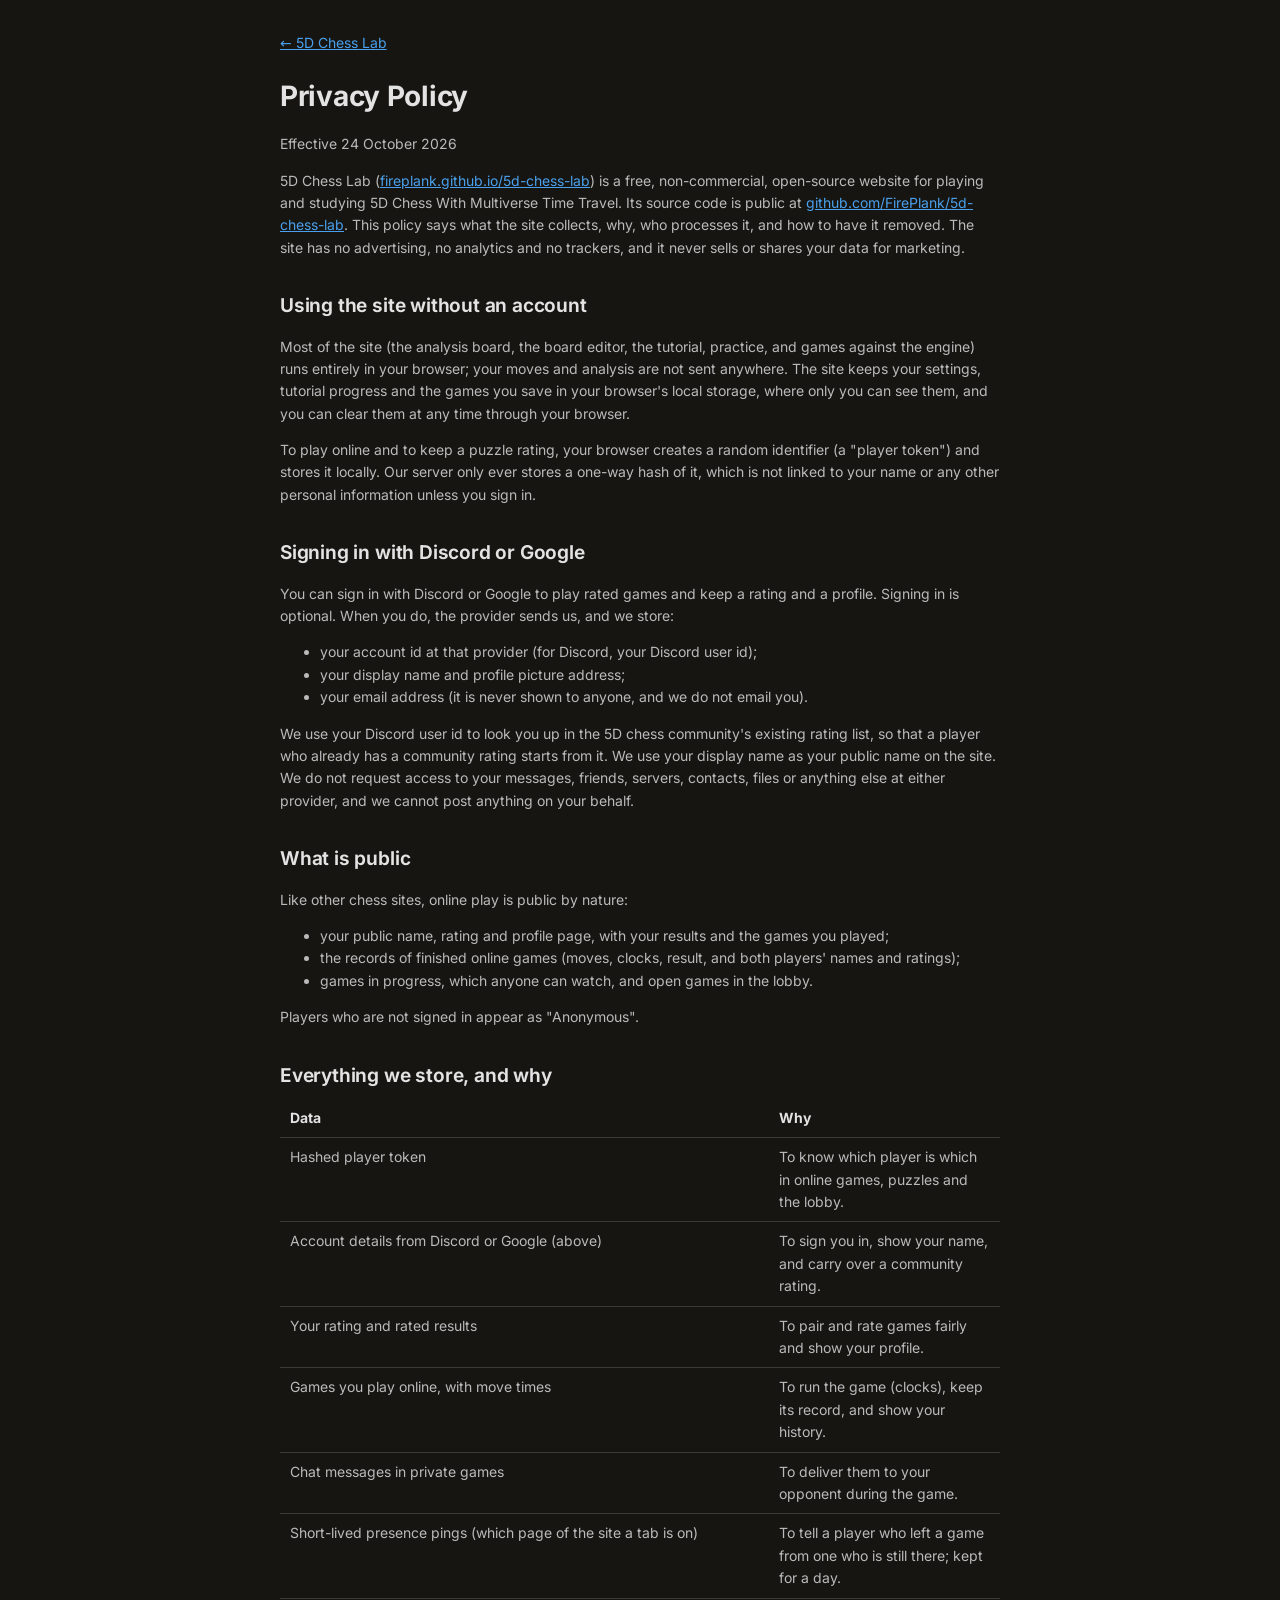
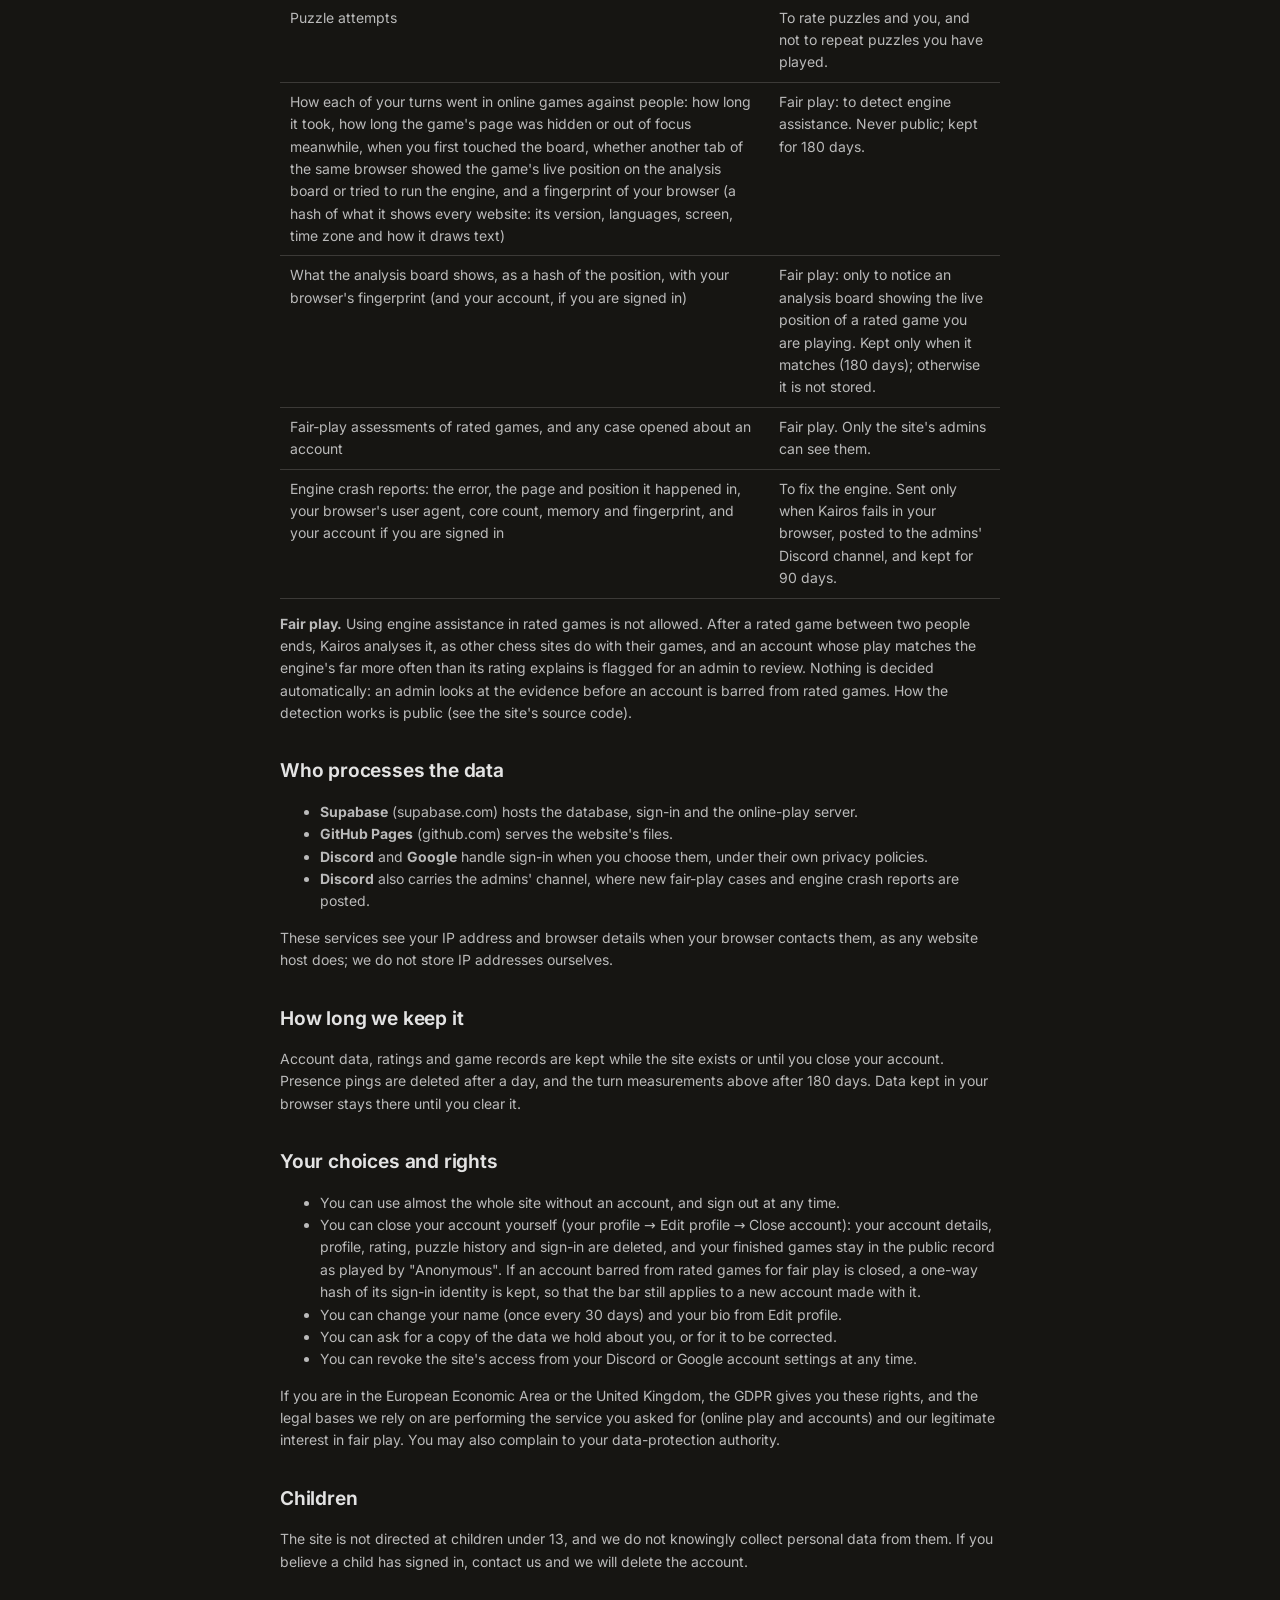
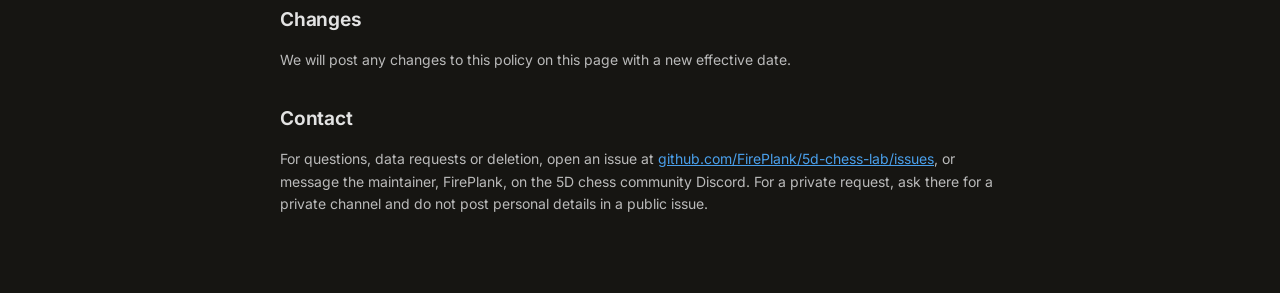
<file: static/privacy.html>
<!doctype html>
<html lang="en" data-theme="dark">
<head>
<meta charset="utf-8">
<meta name="viewport" content="width=device-width, initial-scale=1">
<title>Privacy Policy · 5D Chess Lab</title>
<meta name="description" content="What 5D Chess Lab collects, why, who processes it, and how to have it deleted.">
<link rel="icon" href="favicon.svg" type="image/svg+xml">
<script>
  // The site's saved theme (the page reads fine without it).
  try { const t = localStorage.getItem('kairos.theme'); if (t === 'light' || t === 'dark') document.documentElement.dataset.theme = t; } catch (e) {}
</script>
<link rel="stylesheet" href="css/app.css">
<style>
  body { overflow-y: auto; }
  .policy { max-width: 760px; margin: 0 auto; padding: 32px 20px 64px; line-height: 1.6; }
  .policy h1 { margin: 0 0 4px; color: var(--strong); }
  .policy h2 { margin: 32px 0 8px; font-size: 19px; color: var(--strong); }
  .policy p, .policy li { color: var(--text); }
  .policy table { width: 100%; border-collapse: collapse; margin: 8px 0; font-size: 14px; }
  .policy th, .policy td { text-align: left; vertical-align: top; padding: 8px 10px; border-bottom: 1px solid var(--border); }
  .policy th { color: var(--strong); }
  .policy .back { display: inline-block; margin-bottom: 20px; }
</style>
</head>
<body>
<main class="policy">
  <a class="back" href="./">← 5D Chess Lab</a>
  <h1>Privacy Policy</h1>
  <p class="muted">Effective 24 October 2026</p>

  <p>5D Chess Lab (<a href="https://fireplank.github.io/5d-chess-lab/">fireplank.github.io/5d-chess-lab</a>) is a free,
  non-commercial, open-source website for playing and studying 5D Chess With Multiverse Time Travel. Its source code is public at
  <a href="https://github.com/FirePlank/5d-chess-lab">github.com/FirePlank/5d-chess-lab</a>. This policy says what the site
  collects, why, who processes it, and how to have it removed. The site has no advertising, no analytics and no trackers, and
  it never sells or shares your data for marketing.</p>

  <h2>Using the site without an account</h2>
  <p>Most of the site (the analysis board, the board editor, the tutorial, practice, and games against the engine) runs
  entirely in your browser; your moves and analysis are not sent anywhere. The site keeps your settings, tutorial progress
  and the games you save in your browser's local storage, where only you can see them, and you can clear them at any time
  through your browser.</p>
  <p>To play online and to keep a puzzle rating, your browser creates a random identifier (a "player token") and stores it
  locally. Our server only ever stores a one-way hash of it, which is not linked to your name or any other personal
  information unless you sign in.</p>

  <h2>Signing in with Discord or Google</h2>
  <p>You can sign in with Discord or Google to play rated games and keep a rating and a profile. Signing in is optional.
  When you do, the provider sends us, and we store:</p>
  <ul>
    <li>your account id at that provider (for Discord, your Discord user id);</li>
    <li>your display name and profile picture address;</li>
    <li>your email address (it is never shown to anyone, and we do not email you).</li>
  </ul>
  <p>We use your Discord user id to look you up in the 5D chess community's existing rating list, so that a player who
  already has a community rating starts from it. We use your display name as your public name on the site. We do not
  request access to your messages, friends, servers, contacts, files or anything else at either provider, and we cannot post
  anything on your behalf.</p>

  <h2>What is public</h2>
  <p>Like other chess sites, online play is public by nature:</p>
  <ul>
    <li>your public name, rating and profile page, with your results and the games you played;</li>
    <li>the records of finished online games (moves, clocks, result, and both players' names and ratings);</li>
    <li>games in progress, which anyone can watch, and open games in the lobby.</li>
  </ul>
  <p>Players who are not signed in appear as "Anonymous".</p>

  <h2>Everything we store, and why</h2>
  <table>
    <thead><tr><th>Data</th><th>Why</th></tr></thead>
    <tbody>
      <tr><td>Hashed player token</td><td>To know which player is which in online games, puzzles and the lobby.</td></tr>
      <tr><td>Account details from Discord or Google (above)</td><td>To sign you in, show your name, and carry over a community rating.</td></tr>
      <tr><td>Your rating and rated results</td><td>To pair and rate games fairly and show your profile.</td></tr>
      <tr><td>Games you play online, with move times</td><td>To run the game (clocks), keep its record, and show your history.</td></tr>
      <tr><td>Chat messages in private games</td><td>To deliver them to your opponent during the game.</td></tr>
      <tr><td>Short-lived presence pings (which page of the site a tab is on)</td><td>To tell a player who left a game from one who is still there; kept for a day.</td></tr>
      <tr><td>Puzzle attempts</td><td>To rate puzzles and you, and not to repeat puzzles you have played.</td></tr>
      <tr><td>How each of your turns went in online games against people: how long it took, how long the game's page was hidden
      or out of focus meanwhile, when you first touched the board, whether another tab of the same browser showed the
      game's live position on the analysis board or tried to run the engine, and a fingerprint of your browser (a hash of
      what it shows every website: its version, languages, screen, time zone and how it draws text)</td><td>Fair play: to
      detect engine assistance. Never public; kept for 180 days.</td></tr>
      <tr><td>What the analysis board shows, as a hash of the position, with your browser's fingerprint (and your account, if you
      are signed in)</td><td>Fair play: only to notice an analysis board showing the live position of a rated game you are
      playing. Kept only when it matches (180 days); otherwise it is not stored.</td></tr>
      <tr><td>Fair-play assessments of rated games, and any case opened about an account</td><td>Fair play. Only the site's
      admins can see them.</td></tr>
      <tr><td>Engine crash reports: the error, the page and position it happened in, your browser's user agent, core count,
      memory and fingerprint, and your account if you are signed in</td><td>To fix the engine. Sent only when Kairos fails in
      your browser, posted to the admins' Discord channel, and kept for 90 days.</td></tr>
    </tbody>
  </table>
  <p><b>Fair play.</b> Using engine assistance in rated games is not allowed. After a rated game between two people ends, Kairos
  analyses it, as other chess sites do with their games, and an account whose play matches the engine's far more often than
  its rating explains is flagged for an admin to review. Nothing is decided automatically: an admin looks at the evidence
  before an account is barred from rated games. How the detection works is public (see the site's source code).</p>

  <h2>Who processes the data</h2>
  <ul>
    <li><b>Supabase</b> (supabase.com) hosts the database, sign-in and the online-play server.</li>
    <li><b>GitHub Pages</b> (github.com) serves the website's files.</li>
    <li><b>Discord</b> and <b>Google</b> handle sign-in when you choose them, under their own privacy policies.</li>
    <li><b>Discord</b> also carries the admins' channel, where new fair-play cases and engine crash reports are posted.</li>
  </ul>
  <p>These services see your IP address and browser details when your browser contacts them, as any website host does; we do
  not store IP addresses ourselves.</p>

  <h2>How long we keep it</h2>
  <p>Account data, ratings and game records are kept while the site exists or until you close your account. Presence pings
  are deleted after a day, and the turn measurements above after 180 days. Data kept in your browser stays there until you clear it.</p>

  <h2>Your choices and rights</h2>
  <ul>
    <li>You can use almost the whole site without an account, and sign out at any time.</li>
    <li>You can close your account yourself (your profile → Edit profile → Close account): your account details, profile,
    rating, puzzle history and sign-in are deleted, and your finished games stay in the public record as played by
    "Anonymous". If an account barred from rated games for fair play is closed, a one-way hash of its sign-in identity is kept,
    so that the bar still applies to a new account made with it.</li>
    <li>You can change your name (once every 30 days) and your bio from Edit profile.</li>
    <li>You can ask for a copy of the data we hold about you, or for it to be corrected.</li>
    <li>You can revoke the site's access from your Discord or Google account settings at any time.</li>
  </ul>
  <p>If you are in the European Economic Area or the United Kingdom, the GDPR gives you these rights, and the legal bases we
  rely on are performing the service you asked for (online play and accounts) and our legitimate interest in fair play.
  You may also complain to your data-protection authority.</p>

  <h2>Children</h2>
  <p>The site is not directed at children under 13, and we do not knowingly collect personal data from them. If you believe a
  child has signed in, contact us and we will delete the account.</p>

  <h2>Changes</h2>
  <p>We will post any changes to this policy on this page with a new effective date.</p>

  <h2>Contact</h2>
  <p>For questions, data requests or deletion, open an issue at
  <a href="https://github.com/FirePlank/5d-chess-lab/issues">github.com/FirePlank/5d-chess-lab/issues</a>, or message the
  maintainer, FirePlank, on the 5D chess community Discord. For a private request, ask there for a private channel and do not
  post personal details in a public issue.</p>
</main>
</body>
</html>
</file>
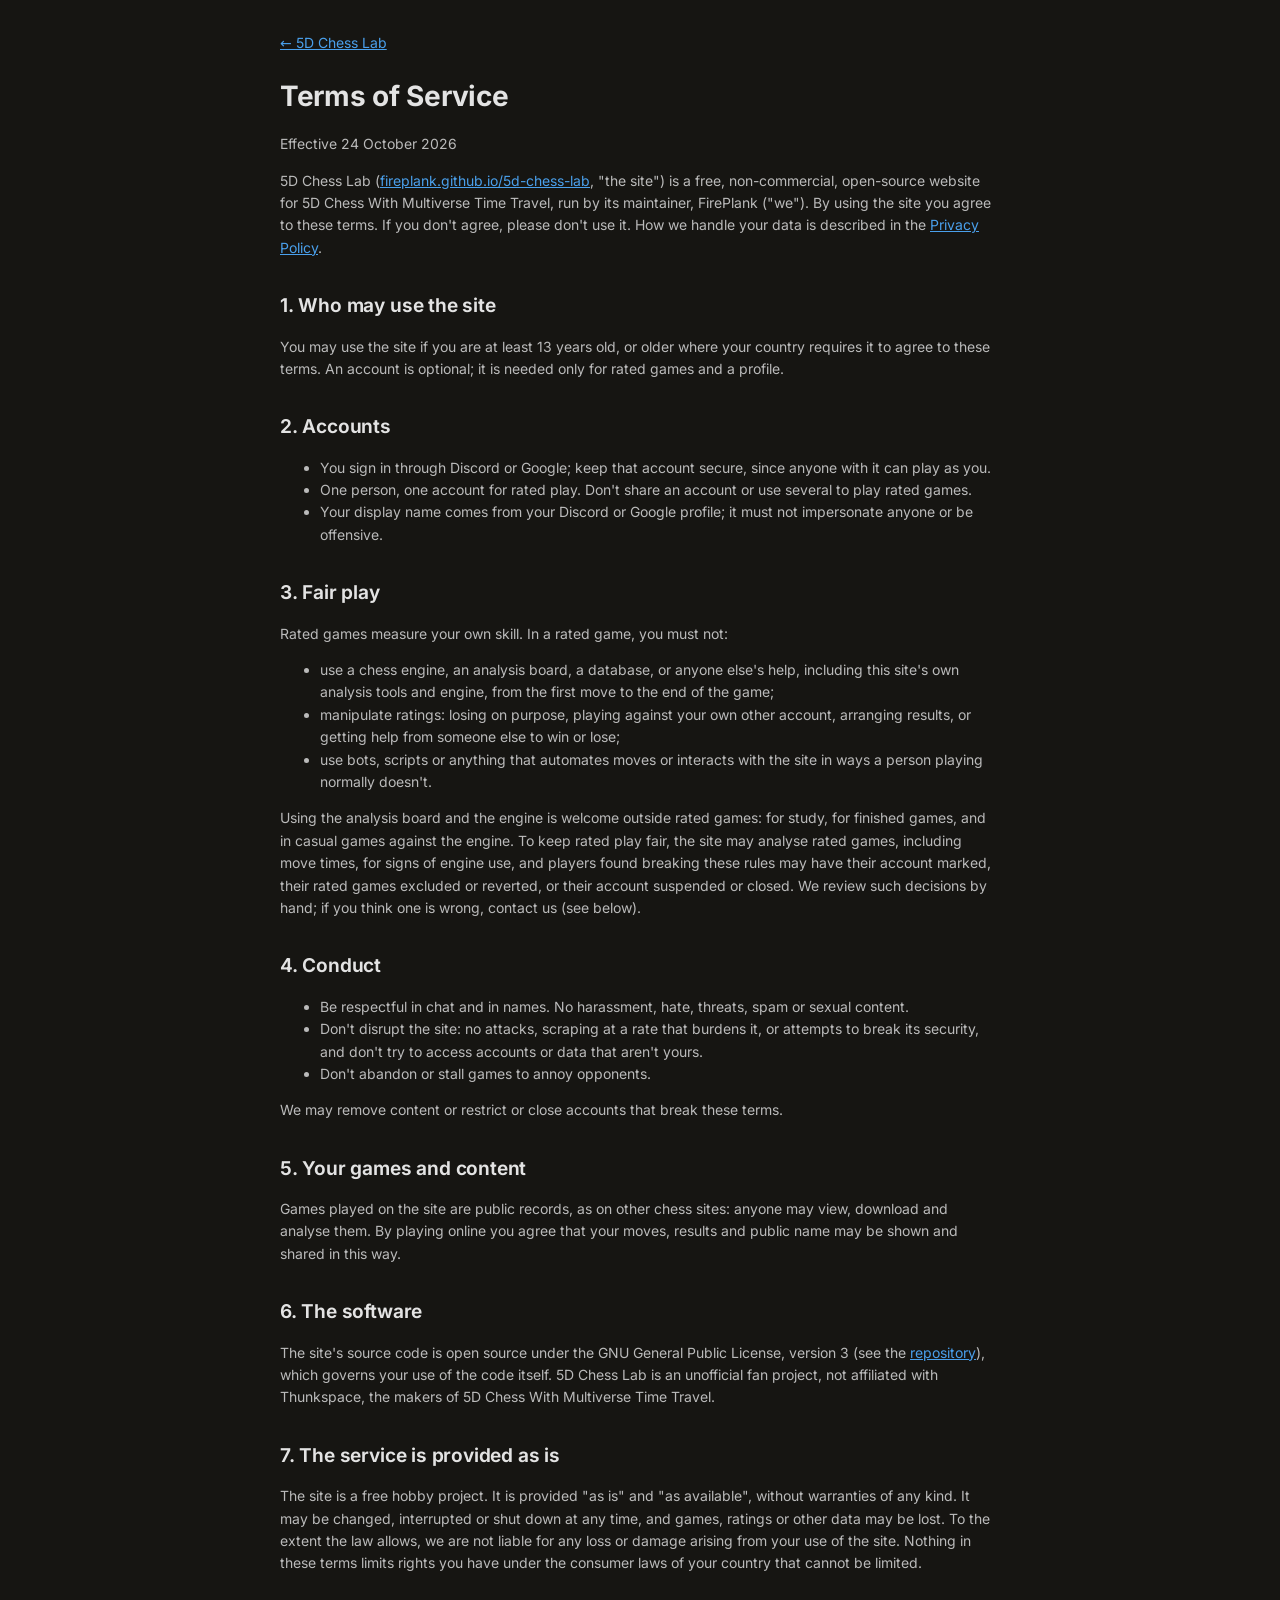
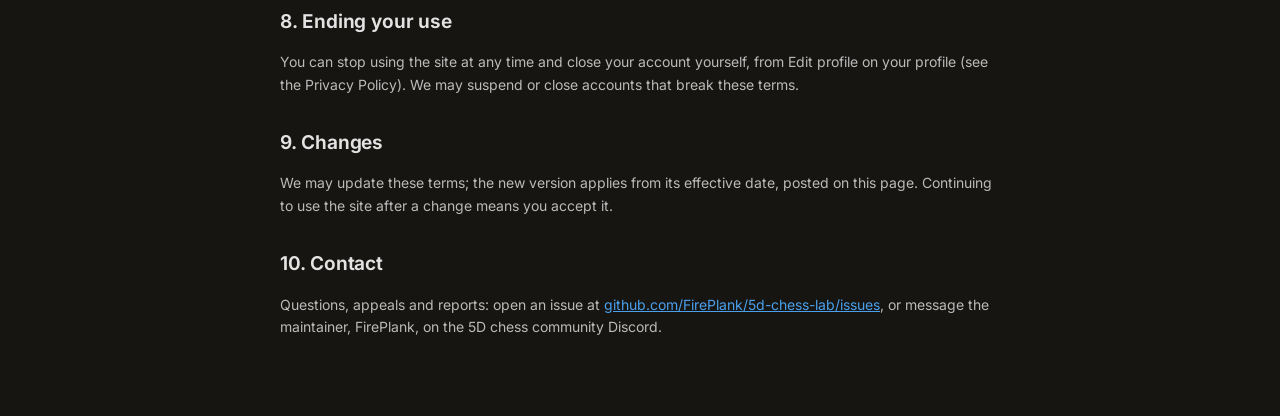
<file: static/terms.html>
<!doctype html>
<html lang="en" data-theme="dark">
<head>
<meta charset="utf-8">
<meta name="viewport" content="width=device-width, initial-scale=1">
<title>Terms of Service · 5D Chess Lab</title>
<meta name="description" content="The rules for using 5D Chess Lab: accounts, fair play, conduct and the service itself.">
<link rel="icon" href="favicon.svg" type="image/svg+xml">
<script>
  try { const t = localStorage.getItem('kairos.theme'); if (t === 'light' || t === 'dark') document.documentElement.dataset.theme = t; } catch (e) {}
</script>
<link rel="stylesheet" href="css/app.css">
<style>
  body { overflow-y: auto; }
  .policy { max-width: 760px; margin: 0 auto; padding: 32px 20px 64px; line-height: 1.6; }
  .policy h1 { margin: 0 0 4px; color: var(--strong); }
  .policy h2 { margin: 32px 0 8px; font-size: 19px; color: var(--strong); }
  .policy p, .policy li { color: var(--text); }
  .policy .back { display: inline-block; margin-bottom: 20px; }
</style>
</head>
<body>
<main class="policy">
  <a class="back" href="./">← 5D Chess Lab</a>
  <h1>Terms of Service</h1>
  <p class="muted">Effective 24 October 2026</p>

  <p>5D Chess Lab (<a href="https://fireplank.github.io/5d-chess-lab/">fireplank.github.io/5d-chess-lab</a>, "the site") is a
  free, non-commercial, open-source website for 5D Chess With Multiverse Time Travel, run by its maintainer, FirePlank ("we").
  By using the site you agree to these terms. If you don't agree, please don't use it. How we handle your data is described in
  the <a href="privacy.html">Privacy Policy</a>.</p>

  <h2>1. Who may use the site</h2>
  <p>You may use the site if you are at least 13 years old, or older where your country requires it to agree to these terms.
  An account is optional; it is needed only for rated games and a profile.</p>

  <h2>2. Accounts</h2>
  <ul>
    <li>You sign in through Discord or Google; keep that account secure, since anyone with it can play as you.</li>
    <li>One person, one account for rated play. Don't share an account or use several to play rated games.</li>
    <li>Your display name comes from your Discord or Google profile; it must not impersonate anyone or be offensive.</li>
  </ul>

  <h2>3. Fair play</h2>
  <p>Rated games measure your own skill. In a rated game, you must not:</p>
  <ul>
    <li>use a chess engine, an analysis board, a database, or anyone else's help, including this site's own analysis tools
    and engine, from the first move to the end of the game;</li>
    <li>manipulate ratings: losing on purpose, playing against your own other account, arranging results, or getting help
    from someone else to win or lose;</li>
    <li>use bots, scripts or anything that automates moves or interacts with the site in ways a person playing normally
    doesn't.</li>
  </ul>
  <p>Using the analysis board and the engine is welcome outside rated games: for study, for finished games, and in casual
  games against the engine. To keep rated play fair, the site may analyse rated games, including move times, for signs of
  engine use, and players found breaking these rules may have their account marked, their rated games excluded or reverted,
  or their account suspended or closed. We review such decisions by hand; if you think one is wrong, contact us (see below).</p>

  <h2>4. Conduct</h2>
  <ul>
    <li>Be respectful in chat and in names. No harassment, hate, threats, spam or sexual content.</li>
    <li>Don't disrupt the site: no attacks, scraping at a rate that burdens it, or attempts to break its security, and don't
    try to access accounts or data that aren't yours.</li>
    <li>Don't abandon or stall games to annoy opponents.</li>
  </ul>
  <p>We may remove content or restrict or close accounts that break these terms.</p>

  <h2>5. Your games and content</h2>
  <p>Games played on the site are public records, as on other chess sites: anyone may view, download and analyse them.
  By playing online you agree that your moves, results and public name may be shown and shared in this way.</p>

  <h2>6. The software</h2>
  <p>The site's source code is open source under the GNU General Public License, version 3 (see the
  <a href="https://github.com/FirePlank/5d-chess-lab">repository</a>), which governs your use of the code itself. 5D Chess
  Lab is an unofficial fan project, not affiliated with Thunkspace, the makers of 5D Chess With Multiverse Time Travel.</p>

  <h2>7. The service is provided as is</h2>
  <p>The site is a free hobby project. It is provided "as is" and "as available", without warranties of any kind. It may be
  changed, interrupted or shut down at any time, and games, ratings or other data may be lost. To the extent the law allows,
  we are not liable for any loss or damage arising from your use of the site. Nothing in these terms limits rights you have
  under the consumer laws of your country that cannot be limited.</p>

  <h2>8. Ending your use</h2>
  <p>You can stop using the site at any time and close your account yourself, from Edit profile on your profile (see the Privacy Policy). We may suspend or
  close accounts that break these terms.</p>

  <h2>9. Changes</h2>
  <p>We may update these terms; the new version applies from its effective date, posted on this page. Continuing to use the
  site after a change means you accept it.</p>

  <h2>10. Contact</h2>
  <p>Questions, appeals and reports: open an issue at
  <a href="https://github.com/FirePlank/5d-chess-lab/issues">github.com/FirePlank/5d-chess-lab/issues</a>, or message the
  maintainer, FirePlank, on the 5D chess community Discord.</p>
</main>
</body>
</html>
</file>
<file: static/css/app.css>
/* 5D Chess Lab. A calm, flat look after lichess and infinitechess.org: warm neutral surfaces,
   one blue accent, 8 px radii, a 4/8 px spacing scale and Inter at a 14 px
   base. Light and dark come from html[data-theme]; board square colours from html[data-board].
   The canvas reads the --mv-* variables. */

@font-face {
  font-family: "Inter";
  font-style: normal;
  font-display: swap;
  font-weight: 100 900;
  src: url("../fonts/inter-latin-wght-normal.woff2") format("woff2-variations");
  unicode-range: U+0000-00FF, U+0131, U+0152-0153, U+02BB-02BC, U+02C6, U+02DA, U+02DC, U+0304, U+0308, U+0329, U+2000-206F, U+20AC, U+2122, U+2191, U+2193, U+2212, U+2215, U+FEFF, U+FFFD;
}
@font-face {
  font-family: "Inter";
  font-style: normal;
  font-display: swap;
  font-weight: 100 900;
  src: url("../fonts/inter-latin-ext-wght-normal.woff2") format("woff2-variations");
  unicode-range: U+0100-02BA, U+02BD-02C5, U+02C7-02CC, U+02CE-02D7, U+02DD-02FF, U+0304, U+0308, U+0329, U+1D00-1DBF, U+1E00-1E9F, U+1EF2-1EFF, U+2020, U+20A0-20AB, U+20AD-20C0, U+2113, U+2C60-2C7F, U+A720-A7FF;
}

:root {
  --font: "Inter", -apple-system, "Segoe UI", system-ui, Roboto, "Helvetica Neue", Arial, sans-serif;
  --mono: ui-monospace, "Cascadia Mono", "JetBrains Mono", Menlo, Consolas, monospace;
  --s1: 4px;
  --s2: 8px;
  --s3: 12px;
  --s4: 16px;
  --s5: 24px;
  --r: 8px;
  --r-sm: 6px;
  --header-h: 52px;
  --side-w: 360px;
  --row-h: 28px;
}

html[data-theme="dark"] {
  color-scheme: dark;
  --page: #161512;
  --panel: #262421;
  --inset: #302e2c;
  --zebra: #2b2926;
  --hover: rgba(255, 255, 255, .06);
  --border: #3c3a37;
  --border-strong: #55524e;
  --text: #bababa;
  --strong: #e3e3e3;
  --muted: #8a8784;
  --faint: #66625e;
  --accent: #3692e7;
  --accent-hover: #4aa0ec;
  --accent-text: #4aa0ec;
  --accent-soft: rgba(54, 146, 231, .28);
  --good: #629924;
  --bad: #cc3333;
  --warn: #c68a32;
  --shadow: 0 2px 8px rgba(0, 0, 0, .45);
  --gauge-white: #e6e6e6;
  --gauge-black: #3a3836;

  --mv-bg: #161512;
  --mv-lane: rgba(255, 255, 255, .022);
  --mv-text: #6f6b67;
  --mv-text-strong: #bababa;
  --mv-frame-w: #c9c5c0;
  --mv-frame-b: #0b0a09;
  --mv-outline: rgba(255, 255, 255, .10);
  --mv-present: rgba(54, 146, 231, .06);
  --mv-present-edge: rgba(80, 160, 235, .75);
  --mv-branch: rgba(186, 186, 186, .28);
  --mv-inactive: .45;
}

/* Light: an off-white page with white panels lifted by soft shadows (elevation is shadow, not
   tint, in light mode); near-black text; secondary text at about 5.5:1 on white; the accent, good,
   bad and warn colours all clear 4.5:1 on white and on the insets. Warm, low-chroma neutrals,
   in tune with the wooden board. */
html[data-theme="light"] {
  color-scheme: light;
  --page: #f2f1ef;
  --panel: #ffffff;
  --inset: #f5f4f2;
  --zebra: #faf9f8;
  --hover: rgba(28, 25, 23, .045);
  --border: #e3e1dd;
  --border-strong: #c9c5c0;
  --text: #33312e;
  --strong: #161514;
  --muted: #6b6762;
  --faint: #a19c96;
  --accent: #1a6fc2;
  --accent-hover: #155ea6;
  --accent-text: #1a6fc2;
  --accent-soft: rgba(26, 111, 194, .12);
  --good: #3d7a0e;
  --bad: #c42b2b;
  --warn: #9a6512;
  --shadow: 0 1px 2px rgba(28, 25, 23, .06), 0 4px 14px rgba(28, 25, 23, .08);
  --gauge-white: #ffffff;
  --gauge-black: #3a3734;

  --mv-bg: #e8e6e2;
  --mv-lane: rgba(28, 25, 23, .025);
  --mv-text: #8c8781;
  --mv-text-strong: #33312e;
  --mv-frame-w: #ffffff;
  --mv-frame-b: #2b2826;
  --mv-outline: rgba(28, 25, 23, .14);
  --mv-present: rgba(26, 111, 194, .08);
  --mv-present-edge: rgba(26, 111, 194, .7);
  --mv-branch: rgba(60, 56, 52, .25);
  --mv-inactive: .5;
}

/* Board squares (lichess themes) and highlights. */
html { --sq-light: #f0d9b5; --sq-dark: #b58863; }
html[data-board="blue"] { --sq-light: #dee3e6; --sq-dark: #8ca2ad; }
html[data-board="green"] { --sq-light: #ffffdd; --sq-dark: #86a666; }
html {
  --hl-last: rgba(155, 199, 0, .41);
  --hl-select: rgba(20, 85, 30, .5);
  --hl-target: rgba(20, 85, 30, .45);
  --hl-draft: rgba(54, 146, 231, .45);
  --hl-peek: rgba(200, 70, 40, .5);
  --hl-peek-select: rgba(200, 70, 40, .38);
  --hl-check: #e22;
  --ar-move: rgba(21, 120, 27, .78);
  --ar-check: rgba(170, 30, 30, .82);
  --ar-pv: rgba(0, 48, 136, .7);
  --ar-draft: rgba(54, 146, 231, .8);
}
html[data-theme="dark"] { --ar-pv: rgba(70, 130, 220, .8); }

* { box-sizing: border-box; }
html, body { height: 100%; }
body {
  margin: 0;
  font: 14px/1.5 var(--font);
  font-feature-settings: "cv11", "ss01";
  color: var(--text);
  background: var(--page);
  -webkit-font-smoothing: antialiased;
  overflow: hidden;
}
button, input, select, textarea { font: inherit; color: inherit; }
button { cursor: pointer; }
a { color: var(--accent-text); }
.clock, .fg-clock, .og-clock, output, .num { font-variant-numeric: tabular-nums; }
code, kbd { font-family: var(--mono); font-size: .9em; }
kbd { padding: 0 5px; border: 1px solid var(--border-strong); border-bottom-width: 2px; border-radius: var(--r-sm); background: var(--inset); color: var(--strong); }
h1, h2, h3 { letter-spacing: -.01em; }
h2 { font-weight: 650; }
svg { width: 18px; height: 18px; flex: none; }
.hidden { display: none !important; }
.muted { color: var(--muted); }
.fine { font-size: 12px; color: var(--muted); margin: var(--s2) 0 0; text-align: center; }
.row { display: flex; align-items: center; gap: var(--s2); flex-wrap: wrap; }
.grow { flex: 1; }
:focus-visible { outline: 2px solid var(--accent); outline-offset: 1px; }
* { scrollbar-width: thin; scrollbar-color: var(--border-strong) transparent; }

/* ------------------------------------------------------------ header */
.site-header {
  position: relative; z-index: 100;
  height: var(--header-h);
  display: flex; align-items: center; gap: var(--s4);
  padding: 0 var(--s3) 0 var(--s4);
  background: var(--panel);
  border-bottom: 1px solid var(--border);
}
.site-logo { font-weight: 700; color: var(--strong); text-decoration: none; letter-spacing: -.02em; }
.build { font: 11px/1 ui-monospace, SFMono-Regular, Menlo, Consolas, monospace; color: var(--muted); text-decoration: none; margin-left: 10px; padding: 3px 6px; border-radius: 6px; border: 1px solid var(--border, currentColor); opacity: .75; align-self: center; }
.build:hover { opacity: 1; }
.site-logo { display: inline-flex; align-items: center; gap: 7px; white-space: nowrap; }
/* The "5D" in the logo: the header's strong silver, a touch bolder than the name (as
   infinitechess.org's omega beside its wordmark). */
.site-logo .logo-5d { font-size: 19px; font-weight: 900; letter-spacing: -.03em; color: var(--strong); }
.site-logo .logo-name { font-size: 18px; font-weight: 650; letter-spacing: -.02em; }
.site-nav { display: flex; height: 100%; }
/* Sections in two groups (Learn, Tools), each a dropdown that opens on hover or focus. */
.nav-group { position: relative; display: flex; }
.nav-top, .nav-link {
  display: flex; align-items: center; gap: 4px; padding: 0 var(--s3); border: 0; background: none; cursor: default;
  color: var(--muted); font: inherit; font-weight: 550; font-size: 14px; text-decoration: none;
  border-bottom: 2px solid transparent; border-top: 2px solid transparent;
}
.nav-link { cursor: pointer; }
.nav-caret { width: 14px; height: 14px; opacity: .7; }
.nav-link:hover, .nav-group:hover .nav-top, .nav-group:has(:focus-visible) .nav-top { color: var(--strong); }
.nav-link.on, .nav-group.on .nav-top { color: var(--strong); border-bottom-color: var(--accent); }
.nav-drop {
  position: absolute; top: calc(100% - 4px); left: 4px; min-width: 190px; z-index: 120;
  display: flex; flex-direction: column; padding: 6px;
  background: var(--panel); border: 1px solid var(--border);
  border-radius: var(--r); box-shadow: var(--shadow);
  opacity: 0; transform: translateY(-4px); pointer-events: none; transition: opacity .12s, transform .12s;
}
/* Open while hovered, or while the keyboard is in it (a mouse click leaves no focus ring, so it
   closes as the pointer leaves). */
.nav-group:hover .nav-drop, .nav-group:has(:focus-visible) .nav-drop { opacity: 1; transform: none; pointer-events: auto; }
.nav-drop a { padding: 8px 12px; border-radius: var(--r-sm); white-space: nowrap; color: var(--text); text-decoration: none; font-size: 14px; }
.nav-drop a:hover { background: var(--hover); color: var(--strong); }
.nav-drop a.on { color: var(--strong); background: var(--accent-soft); }
.site-actions { margin-left: auto; display: flex; gap: 2px; }
html[data-theme="light"] .only-dark, html[data-theme="dark"] .only-light { display: none; }

.icon-btn {
  width: 34px; height: 34px; display: inline-grid; place-items: center;
  border: 0; border-radius: var(--r); background: none; color: var(--muted);
}
.icon-btn:hover { color: var(--strong); background: var(--hover); }
.icon-btn.sm { width: 28px; height: 28px; }
.icon-btn.sm svg { width: 16px; height: 16px; }

/* ------------------------------------------------------------ controls */
.btn {
  display: inline-flex; align-items: center; justify-content: center; gap: var(--s1);
  height: 32px; padding: 0 var(--s3); border-radius: var(--r-sm);
  border: 1px solid var(--border-strong); background: var(--inset); color: var(--strong);
  font-weight: 600; font-size: 13px; white-space: nowrap;
}
.btn:hover { background: var(--hover); border-color: var(--faint); }
.btn:disabled { opacity: .5; cursor: default; }
.btn.primary { background: var(--accent); border-color: var(--accent); color: #fff; }
.btn.primary:hover:not(:disabled) { background: var(--accent-hover); }
.btn.primary.danger { background: var(--bad); border-color: var(--bad); }
.btn.sm { height: 28px; padding: 0 var(--s2); font-size: 12.5px; }
.btn.block { width: 100%; height: 40px; font-size: 14px; }
.input, select, textarea {
  height: 32px; padding: 0 var(--s2); border-radius: var(--r-sm);
  border: 1px solid var(--border); background: var(--inset); color: var(--strong); outline: none;
}
select { padding-right: var(--s1); }
.input.sm, select { height: 30px; font-size: 13px; }
.input.num { width: 104px; }
.input:focus, select:focus, textarea:focus { border-color: var(--accent); }
textarea { width: 100%; height: 180px; padding: var(--s2); font: 12.5px/1.5 var(--mono); resize: vertical; }
.field { display: flex; flex-direction: column; gap: var(--s1); margin-bottom: var(--s3); }
.field > span { font-size: 12px; color: var(--muted); font-weight: 600; }
.field.book-row { flex-direction: row; align-items: center; gap: var(--s2); }
.field-heading { position: relative; display: flex; align-items: center; gap: 6px; font-size: 12px; font-weight: 600; color: var(--muted); }
.field-help { display: inline-flex; }
.help-dot { display: grid; place-items: center; width: 16px; height: 16px; padding: 0; border: 1px solid var(--border-strong); border-radius: 50%; background: none; color: var(--muted); font-size: 11px; line-height: 1; cursor: help; }
.help-dot:hover, .help-dot:focus-visible { color: var(--strong); border-color: var(--text); }
.help-tip { position: absolute; top: calc(100% + 8px); left: 0; z-index: 30; width: 280px; max-width: 100%; padding: 10px 12px; border: 1px solid var(--border-strong); border-radius: var(--r); background: var(--panel); box-shadow: var(--shadow); color: var(--text); font-size: 12px; font-weight: 400; line-height: 1.5; opacity: 0; visibility: hidden; pointer-events: none; }
.field-help:hover .help-tip, .field-help:focus-within .help-tip { opacity: 1; visibility: visible; }
.book-hint { display: flex; flex-wrap: wrap; align-items: baseline; gap: 4px 10px; padding: 6px 10px; border-top: 1px solid var(--border); font-size: 13px; }
.book-hint .book-label { font-size: 12px; color: var(--muted); font-weight: 600; }
.book-hint .book-move { cursor: pointer; }
.book-hint .book-move:hover { text-decoration: underline; }
.book-hint .book-move.know { color: var(--muted); text-decoration: line-through; }
.opening-label { display: flex; align-items: flex-start; gap: 8px; flex: 0 0 auto; padding: 9px 12px; border-bottom: 1px solid var(--border); color: var(--strong); font-size: 13px; line-height: 1.5; }
.opening-label svg { width: 16px; height: 16px; flex: 0 0 16px; margin-top: 2px; }
.opening-title { font-weight: 600; overflow-wrap: anywhere; }
.variant-cell .opening-name { display: block; margin-top: 4px; max-width: 260px; color: var(--muted); font-size: 12px; white-space: normal; }
.error { color: var(--bad); background: color-mix(in srgb, var(--bad) 10%, transparent); padding: var(--s2); border-radius: var(--r-sm); font-size: 13px; white-space: pre-wrap; margin-top: var(--s2); }
.seg { display: inline-flex; border: 1px solid var(--border); border-radius: var(--r-sm); overflow: hidden; margin-bottom: var(--s2); }
.seg button { border: 0; background: var(--inset); padding: var(--s1) var(--s3); font-weight: 600; font-size: 13px; color: var(--muted); }
.seg button + button { border-left: 1px solid var(--border); }
.seg button.on { background: var(--accent); color: #fff; }

.switch { position: relative; width: 34px; height: 18px; flex: none; }
.switch input { position: absolute; opacity: 0; inset: 0; margin: 0; cursor: pointer; }
.switch span { position: absolute; inset: 0; border-radius: 9px; background: var(--border-strong); transition: background .15s; pointer-events: none; }
.switch span::before { content: ""; position: absolute; width: 14px; height: 14px; left: 2px; top: 2px; border-radius: 50%; background: #fff; transition: transform .15s; }
.switch input:checked + span { background: var(--accent); }
.switch input:checked + span::before { transform: translateX(16px); }
.switch input:focus-visible + span { outline: 2px solid var(--accent); outline-offset: 1px; }

.panel { background: var(--panel); border-radius: var(--r); box-shadow: 0 1px 2px rgba(0, 0, 0, .18); }
.panel-title { font-size: 15px; margin: 0 0 var(--s3); color: var(--strong); }

/* ------------------------------------------------------------ workspace */
#app { height: calc(100% - var(--header-h)); }
/* Hidden until the page the address names is shown (index.html, page.js): no flash of another page. */
html[data-boot] #app { visibility: hidden; }
.workspace { display: flex; height: 100%; gap: 0; }
.board-area { position: relative; flex: 1; min-width: 0; background: var(--mv-bg); overflow: hidden; }
#board { display: block; width: 100%; height: 100%; touch-action: none; outline: none; cursor: grab; }
#board.dragging { cursor: grabbing; }
#board.pointing { cursor: pointer; }

.eval-gauge { position: relative; flex: 0 0 12px; background: var(--gauge-white); overflow: hidden; border-left: 1px solid var(--border); }
.gauge-black { position: absolute; left: 0; right: 0; top: 0; height: 50%; background: var(--gauge-black); transition: height .4s ease; }
.gauge-tick { position: absolute; left: 0; right: 0; height: 1px; background: rgba(128, 128, 128, .45); }
.gauge-tick.zero { height: 2px; margin-top: -1px; background: var(--warn); opacity: .8; }
.eval-gauge.flipped { transform: rotate(180deg); }

.side {
  width: var(--side-w); flex: none; min-height: 0; overflow-y: auto;
  background: var(--page); padding: var(--s2);
}
.side-view { display: flex; flex-direction: column; gap: var(--s2); height: 100%; }
.side-view > * { flex: none; }

.board-tools {
  position: absolute; right: var(--s2); top: var(--s2); display: flex; flex-direction: column;
  background: var(--panel); border-radius: var(--r); box-shadow: var(--shadow); overflow: hidden;
}
.tool { width: 32px; height: 32px; border: 0; background: none; display: grid; place-items: center; color: var(--muted); }
.tool svg { width: 17px; height: 17px; }
.tool:hover { color: var(--strong); background: var(--hover); }
.tool.on { color: var(--accent); }

.coord-chip {
  position: absolute; right: 52px; bottom: var(--s2); padding: 1px var(--s2); border-radius: var(--r-sm);
  font-size: 12px; background: var(--panel); color: var(--muted); pointer-events: none; font-variant-numeric: tabular-nums;
}
.coord-chip:empty { display: none; }

.draft-bar {
  position: absolute; left: 50%; bottom: var(--s3); transform: translateX(-50%);
  display: flex; flex-wrap: wrap; align-items: center; gap: var(--s1) var(--s3); max-width: min(720px, calc(100% - 2 * var(--s3)));
  padding: var(--s2) var(--s2) var(--s2) var(--s3); border-radius: var(--r);
  background: var(--panel); border: 1px solid var(--border); box-shadow: var(--shadow);
}
.draft-moves { display: flex; flex-wrap: wrap; gap: var(--s1); font-size: 13px; color: var(--strong); }
.draft-moves .chip { padding: 1px 6px; border-radius: var(--r-sm); background: var(--inset); }
.draft-actions { display: flex; gap: var(--s1); margin-left: auto; }
.draft-hint { flex-basis: 100%; font-size: 12px; color: var(--muted); }
.draft-hint:empty { display: none; }
.draft-hint.bad { color: var(--bad); }

.toast-host { position: absolute; left: 50%; top: var(--s3); transform: translateX(-50%); display: flex; flex-direction: column; gap: var(--s1); align-items: center; pointer-events: none; z-index: 10; }
.toast { padding: 6px var(--s3); border-radius: var(--r); background: var(--panel); color: var(--strong); font-size: 13px; box-shadow: var(--shadow); border: 1px solid var(--border); max-width: 520px; }
.toast.err { border-color: var(--bad); color: var(--bad); }

/* ------------------------------------------------------------ analysis panel */
.game-info { padding: var(--s2) var(--s3); }
.players { display: grid; grid-template-columns: 1fr auto 1fr; align-items: center; gap: var(--s2); color: var(--strong); font-weight: 600; }
.player { display: flex; align-items: center; gap: 6px; min-width: 0; }
.player > span { overflow: hidden; text-overflow: ellipsis; white-space: nowrap; }
.player.right { justify-content: flex-end; }
.side-dot { width: 10px; height: 10px; border-radius: 50%; flex: none; border: 1px solid var(--border-strong); }
.side-dot.white { background: #fff; }
.side-dot.black { background: #222; }
.result { font-weight: 700; font-variant-numeric: tabular-nums; color: var(--strong); }
.game-meta { margin-top: var(--s1); font-size: 12.5px; color: var(--muted); display: flex; flex-wrap: wrap; gap: 0 var(--s2); }
.game-meta:empty { display: none; }
.game-meta .sep::before { content: "·"; margin-right: var(--s2); color: var(--faint); }
.game-meta button { border: 0; background: none; padding: 0; color: var(--accent); font-size: inherit; }
.game-meta button:hover { text-decoration: underline; }
.status-line { margin-top: var(--s1); font-size: 13px; color: var(--text); }
.status-line:empty { display: none; }
.tl-line { display: flex; flex-wrap: wrap; gap: 0 var(--s2); margin-top: 2px; font-size: 12.5px; color: var(--muted); }
.tl-line:empty { display: none; }
.tl-line b { color: var(--text); font-weight: 600; }
.play-tl { margin: 0; padding: var(--s1) var(--s3); border-bottom: 1px solid var(--border); }
.status-line.check { color: var(--bad); }
.status-line.over { color: var(--strong); font-weight: 600; }

.ceval { overflow: hidden; }
.ceval-progress { height: 2px; background: transparent; }
.ceval-progress div { height: 100%; width: 0; background: var(--good); transition: width .3s; }
.ceval-head { display: flex; align-items: center; gap: var(--s2); padding: 6px var(--s2) 6px var(--s3); background: var(--inset); }
.ceval-eval { min-width: 64px; font-size: 20px; font-weight: 700; color: var(--strong); text-align: center; font-variant-numeric: tabular-nums; }
.ceval-info { flex: 1; min-width: 0; line-height: 1.3; }
.ceval-name { font-size: 13px; font-weight: 600; color: var(--strong); }
.ceval-name span { font-weight: 400; color: var(--muted); }
.ceval-stats { font-size: 12px; color: var(--muted); white-space: nowrap; overflow: hidden; text-overflow: ellipsis; }
.ceval-lines:empty { display: none; }
.ceval-settings { padding: var(--s2) var(--s3); border-top: 1px solid var(--border); display: grid; gap: var(--s2); background: var(--panel); }
.setting { display: grid; grid-template-columns: 72px 1fr 44px; align-items: center; gap: var(--s2); font-size: 13px; }
.setting > span { color: var(--muted); font-weight: 600; font-size: 12px; }
.setting select { grid-column: 2 / 4; }
.setting input[type="range"] { width: 100%; accent-color: var(--accent); }
.setting output { text-align: right; font-weight: 600; color: var(--strong); font-variant-numeric: tabular-nums; }
.setting-note { margin: 0; font-size: 12px; color: var(--muted); }
.setting-note:empty { display: none; }
#engine-settings-btn[aria-expanded="true"] { color: var(--accent); }
.engine-line { position: relative; display: flex; gap: var(--s2); padding: 5px 26px 5px var(--s3); font-size: 13px; line-height: 1.4; border-top: 1px solid var(--border); }
.line-eval { flex: none; min-width: 44px; font-weight: 700; color: var(--strong); font-variant-numeric: tabular-nums; }
.line-moves { display: flex; flex-wrap: wrap; gap: 0 3px; min-width: 0; color: var(--text); }
/* Collapsed (the default): the line on one row, fading out at its end; the toggle at the right
   end shows it whole (as on lichess). */
.engine-line.collapsed .line-moves { flex-wrap: nowrap; overflow: hidden; white-space: nowrap; -webkit-mask-image: linear-gradient(to right, #000 calc(100% - 28px), transparent); mask-image: linear-gradient(to right, #000 calc(100% - 28px), transparent); }
.engine-line.collapsed .line-move { flex: none; }
.engine-line.collapsed.fits .line-moves { -webkit-mask-image: none; mask-image: none; }
.engine-line.collapsed.fits .line-toggle { visibility: hidden; }
.line-toggle { position: absolute; top: 0; right: 0; width: 24px; height: 100%; max-height: 30px; padding: 0; border: 0; background: none; color: var(--muted); font-size: 11px; cursor: pointer; }
.line-toggle::before { content: "▲"; }
.engine-line.collapsed .line-toggle::before { content: "▼"; }
.line-toggle:hover { background: var(--accent-soft); color: var(--strong); }
.line-move { padding: 0 3px; border-radius: var(--r-sm); cursor: pointer; }
.line-move:hover { background: var(--accent-soft); color: var(--strong); }
.line-move .num { color: var(--muted); margin-right: 2px; }

.moves-panel { flex: 1 1 0; min-height: 220px; display: flex; flex-direction: column; overflow: hidden; }
.moves { flex: 1; overflow-y: auto; outline: none; font-size: 13.5px; min-height: 0; }
.mv-row { display: grid; grid-template-columns: 40px 1fr 1fr; }
.mv-num { display: flex; align-items: flex-start; justify-content: center; padding-top: 5px; background: var(--inset); color: var(--muted); font-size: 12.5px; font-variant-numeric: tabular-nums; border-right: 1px solid var(--border); }
.mv { position: relative; display: flex; align-items: baseline; gap: var(--s1); min-height: var(--row-h); padding: 4px var(--s2); cursor: pointer; color: var(--text); word-break: break-word; line-height: 1.4; }
.mv:hover { background: var(--hover); color: var(--strong); }
.mv.cur { background: var(--accent-soft); color: var(--strong); font-weight: 600; }
.mv.book { color: var(--muted); }
.mv-book { flex: none; width: 14px; height: 14px; align-self: center; }
.mv.empty { cursor: default; color: var(--faint); }
.mv.empty:hover { background: none; }
.mv-eval { margin-left: auto; flex: none; font-size: 11.5px; color: var(--muted); font-weight: 400; font-variant-numeric: tabular-nums; }
.mv-comment { grid-column: 1 / 4; font-size: 12.5px; color: var(--muted); padding: var(--s1) var(--s3); background: var(--zebra); }
.variation { grid-column: 1 / 4; padding: var(--s1) var(--s3) var(--s1) 48px; font-size: 12.5px; color: var(--muted); background: var(--zebra); display: flex; flex-wrap: wrap; gap: 0 var(--s1); border-top: 1px solid var(--border); border-bottom: 1px solid var(--border); }
.variation .vmv { cursor: pointer; padding: 0 2px; border-radius: var(--r-sm); }
.variation .vmv:hover { color: var(--strong); background: var(--hover); }
.variation .vmv.cur { background: var(--accent-soft); color: var(--strong); }
.moves-empty { padding: var(--s3); color: var(--muted); font-size: 13px; }
.graph-wrap { height: 72px; border-top: 1px solid var(--border); flex: none; }
#graph { width: 100%; height: 100%; display: block; cursor: pointer; }
.controls { display: flex; border-top: 1px solid var(--border); flex: none; }
.ctrl { flex: 1; height: 38px; border: 0; background: none; display: grid; place-items: center; color: var(--text); }
.ctrl svg { width: 20px; height: 20px; }
.ctrl:hover:not(:disabled) { background: var(--hover); color: var(--strong); }
.ctrl:disabled { color: var(--faint); cursor: default; }
.ctrl .when-playing, .ctrl.playing .when-paused { display: none; }
.ctrl.playing .when-playing { display: block; }
.side-links { display: flex; gap: var(--s1); flex-wrap: wrap; }
.link-btn { display: inline-flex; align-items: center; gap: 6px; border: 0; background: none; padding: var(--s1) var(--s2); border-radius: var(--r-sm); color: var(--muted); font-size: 13px; }
.link-btn svg { width: 15px; height: 15px; }
.link-btn:hover { color: var(--strong); background: var(--hover); }
.side-links .continue-btn { color: var(--accent); margin-right: auto; }
.analysis-actions { position: relative; }
.analysis-actions summary { list-style: none; cursor: pointer; }
.analysis-actions summary::-webkit-details-marker { display: none; }
.analysis-actions summary span { font-size: 18px; line-height: 1; }
.analysis-actions[open] summary { color: var(--strong); background: var(--hover); }
.analysis-actions-list { position: absolute; right: 0; bottom: calc(100% + 8px); z-index: 20; min-width: 180px; padding: 5px; border: 1px solid var(--border-strong); border-radius: var(--r-sm); background: var(--panel); box-shadow: var(--shadow); }
.analysis-actions-list .link-btn { width: 100%; padding: 10px 12px; white-space: nowrap; }
/* Variant picker (as infinitechess.org's analysis sidebar): a button showing the variant;
   it opens the groups, and a group its variants. */
.variant-setup { display: flex; flex-direction: column; gap: 6px; padding: var(--s2) 10px; overflow: visible; position: relative; z-index: 5; }
.model-label { font-size: 11px; font-weight: 600; color: var(--muted); letter-spacing: .06em; text-transform: uppercase; text-align: center; }
.variant-selector { position: relative; }
.variant-display { display: flex; align-items: center; gap: 10px; width: 100%; padding: 9px 12px; background: var(--inset); border: 1px solid var(--border); border-radius: 6px; box-shadow: inset 0 1px 0 rgba(255, 255, 255, .04); color: var(--strong); font-size: 14px; cursor: pointer; text-align: left; }
.variant-display:hover { border-color: var(--border-strong); }
.variant-display.open { border-color: var(--text); }
.variant-display .variant-name { flex: 1; min-width: 0; overflow: hidden; text-overflow: ellipsis; white-space: nowrap; }
.selector-arrow { width: 15px; height: 15px; flex: none; color: var(--muted); transition: transform .15s; }
.variant-display.open .selector-arrow { transform: rotate(180deg); }
.variant-dropdown { position: absolute; top: calc(100% + 4px); left: 0; right: 0; z-index: 20; display: none; max-height: min(420px, 60vh); overflow-y: auto; background: var(--panel); border: 1px solid var(--border-strong); border-radius: 6px; box-shadow: var(--shadow); }
.variant-dropdown.open { display: block; }
.variant-group-item, .variant-list-back, .variant-item { display: flex; align-items: center; gap: 10px; width: 100%; padding: 9px 12px; border: 0; background: none; font-size: 14px; text-align: left; cursor: pointer; color: var(--strong); }
.variant-group-item + .variant-group-item, .variant-item + .variant-item { border-top: 1px solid var(--border); }
.variant-group-item:hover, .variant-list-back:hover, .variant-item:hover { background: var(--inset); }
.variant-item.on, .variant-group-item.on .group-name { color: var(--accent); font-weight: 600; }
.variant-list-back { border-bottom: 1px solid var(--border-strong); position: sticky; top: 0; background: var(--panel); }
.group-name { flex: none; min-width: 92px; color: var(--strong); }
.group-desc { flex: 1; min-width: 0; color: var(--muted); font-size: 12.5px; }
.group-arrow, .back-arrow { width: 14px; height: 14px; flex: none; color: var(--muted); }

/* ------------------------------------------------------------ play panel */
.play-setup { padding: var(--s4); }
.busy { margin-bottom: var(--s4); padding-bottom: var(--s4); border-bottom: 1px solid var(--border); }
.busy-title { font-weight: 600; color: var(--warn); }
.busy p { margin: var(--s1) 0 var(--s3); font-size: 13px; }
.color-pick { display: flex; gap: var(--s2); }
.color-pick button { flex: 1; height: 52px; display: grid; place-items: center; grid-auto-flow: column; border: 1px solid var(--border); border-radius: var(--r); background: var(--inset); padding: 0; }
.color-pick button img { width: 38px; height: 38px; }
.color-pick button img.half { width: 28px; height: 28px; }
.color-pick button:hover { border-color: var(--border-strong); }
.color-pick button.on { border-color: var(--accent); background: var(--accent-soft); }
.tc-grid { display: grid; grid-template-columns: repeat(3, 1fr); gap: var(--s1); }
.tc-grid button { height: 40px; border: 1px solid var(--border); border-radius: var(--r); background: var(--inset); color: var(--text); font-size: 15px; font-weight: 600; }
.tc-grid button:hover { border-color: var(--border-strong); color: var(--strong); }
.tc-grid button.on { border-color: var(--accent); background: var(--accent-soft); color: var(--strong); }
.tc-grid button { display: flex; flex-direction: column; align-items: center; justify-content: center; gap: 1px; height: 48px; line-height: 1.15; }
.tc-grid button small { font-size: 11px; font-weight: 500; color: var(--muted); }
.tc-grid button.on small { color: var(--text); }
.tc-custom { display: grid; grid-template-columns: 1fr 1fr; gap: var(--s2); margin-top: var(--s2); }
.tc-custom label { display: flex; flex-direction: column; gap: 3px; font-size: 12px; color: var(--muted); font-weight: 600; }
.tc-custom .input { width: 100%; }
.tc-desc { margin: var(--s2) 0 0; font-size: 12.5px; color: var(--muted); }
.tc-desc:empty { display: none; }
.skill-field { border: 0; padding: 0; margin: 0 0 var(--s4); min-width: 0; }
.skill-field legend { padding: 0; margin-bottom: var(--s1); font-size: 12px; font-weight: 600; color: var(--muted); }
.skill-pick { display: grid; grid-template-columns: repeat(8, minmax(0, 1fr)); gap: 4px; }
.skill-pick label { position: relative; cursor: pointer; }
.skill-pick input { position: absolute; opacity: 0; width: 100%; height: 100%; margin: 0; cursor: pointer; }
.skill-pick span { display: grid; place-items: center; height: 36px; border: 1px solid var(--border); border-radius: var(--r); background: var(--inset); color: var(--text); font-size: 14px; font-weight: 600; }
.skill-pick label:hover span { border-color: var(--border-strong); color: var(--strong); }
.skill-pick input:checked + span { border-color: var(--accent); background: var(--accent-soft); color: var(--strong); }
.skill-pick input:focus-visible + span { outline: 2px solid var(--accent); outline-offset: 2px; }
.clock-delay { margin-left: auto; font-size: 13px; font-weight: 600; color: var(--good); font-variant-numeric: tabular-nums; white-space: nowrap; }
.clock-delay:empty { display: none; }
.player-bar.delaying .clock { background: color-mix(in srgb, var(--accent) 35%, var(--inset)); color: var(--strong); }

.play-live { display: flex; flex-direction: column; overflow: hidden; flex: 1 1 0; min-height: 320px; }
.player-bar { display: flex; align-items: center; justify-content: space-between; gap: var(--s2); padding: 0 0 0 var(--s3); min-height: 48px; background: var(--inset); }
.pname { font-weight: 600; color: var(--strong); overflow: hidden; text-overflow: ellipsis; white-space: nowrap; }
.clock { min-width: 112px; align-self: stretch; display: flex; align-items: center; justify-content: flex-end; padding: 0 var(--s3); font-size: 28px; font-weight: 600; font-variant-numeric: tabular-nums; color: var(--muted); }
.player-bar.running .clock { background: var(--accent); color: #fff; }
.player-bar.running.low .clock { background: var(--bad); }
.player-bar.low .clock { color: var(--bad); }
.player-bar.running.low .clock { color: #fff; }
.play-status { padding: var(--s2) var(--s3) 0; font-weight: 600; color: var(--strong); }
.play-status.yours { color: var(--good); }
.play-moves { flex: 1; min-height: 120px; }
.thinking { padding: var(--s1) var(--s3); font-size: 12px; line-height: 1.4; color: var(--muted); min-height: 24px; overflow-wrap: anywhere; border-top: 1px solid var(--border); }
.play-actions { display: flex; border-top: 1px solid var(--border); }
.ctrl-text { flex: 1; display: inline-flex; align-items: center; justify-content: center; gap: 6px; height: 38px; border: 0; background: none; color: var(--text); font-size: 13px; font-weight: 600; }
.ctrl-text svg { width: 16px; height: 16px; }
.ctrl-text:hover { background: var(--hover); color: var(--strong); }
#play-resign:hover { color: var(--bad); }
.spectators { font-size: 12px; color: var(--muted); padding: var(--s1) var(--s3); }
.spectators:empty { display: none; }

/* ------------------------------------------------------------ game browser */
.browser { display: grid; grid-template-columns: minmax(0, 1fr); gap: var(--s2); height: 100%; padding: 0 var(--s2) var(--s2); }
.games-note { margin: 0 0 var(--s2); font-size: 12.5px; color: var(--muted); }
.games .res.win { color: var(--good); }
.games .res.loss { color: var(--bad); }
.games .side-cell { white-space: nowrap; }
.games .del { width: 1%; text-align: right; }
.games .del button { border: 0; background: none; color: var(--muted); font-size: 16px; line-height: 1; padding: 2px 6px; border-radius: var(--r-sm); cursor: pointer; }
.games .del button:hover { color: var(--bad); background: var(--hover); }
.btn.danger:not(.primary) { color: var(--bad); }
.games .kind { display: inline-block; margin-right: 6px; padding: 0 5px; border-radius: 3px; font-size: 10.5px; font-weight: 600; text-transform: uppercase; letter-spacing: .03em; vertical-align: 1px; }
.games .kind.played { background: color-mix(in srgb, var(--good) 22%, transparent); color: var(--strong); }
.games .kind.saved { background: color-mix(in srgb, var(--accent) 22%, transparent); color: var(--strong); }
.games .kind.online { background: color-mix(in srgb, var(--warn) 26%, transparent); color: var(--strong); }
.games .name-cell { white-space: normal; min-width: 160px; color: var(--strong); }
.games .notes { display: block; font-size: 11.5px; color: var(--muted); max-width: 320px; overflow: hidden; text-overflow: ellipsis; white-space: nowrap; }
.games .date-cell, .games .engine-cell { color: var(--muted); }
.field-row { display: grid; grid-template-columns: 1fr 1fr; gap: var(--s2); }
.game-meta .game-name { flex-basis: 100%; font-weight: 600; color: var(--strong); }
.games-panel { padding: var(--s3); min-height: 0; min-width: 0; display: flex; flex-direction: column; }
.games-head { display: flex; flex-wrap: wrap; gap: var(--s2); align-items: center; justify-content: space-between; margin-bottom: var(--s2); }
.games-head .panel-title { margin: 0; }
.filters { display: flex; flex-wrap: wrap; gap: var(--s1); }
.table-wrap { flex: 1; overflow: auto; }
table.games { width: 100%; border-collapse: collapse; font-size: 13px; }
.games th { white-space: nowrap; position: sticky; top: 0; background: var(--panel); text-align: left; font-weight: 600; font-size: 12px; color: var(--muted); padding: 6px var(--s2); border-bottom: 1px solid var(--border); }
.games td { padding: 6px var(--s2); white-space: nowrap; }
.games tbody tr:nth-child(even) { background: var(--zebra); }
.games tbody tr { cursor: pointer; }
.games tbody tr:hover { background: var(--accent-soft); color: var(--strong); }
.games .num { text-align: right; font-variant-numeric: tabular-nums; }
.games .center { text-align: center; }
.games .res { font-weight: 700; color: var(--strong); text-align: center; font-variant-numeric: tabular-nums; }
.games .reason { color: var(--muted); max-width: 280px; overflow: hidden; text-overflow: ellipsis; }
.empty-state { padding: var(--s5) var(--s4); text-align: center; color: var(--muted); }

/* ------------------------------------------------------------ dialogs */
.modal { border: 1px solid var(--border); padding: 0; border-radius: var(--r); background: var(--panel); color: var(--text); box-shadow: 0 8px 30px rgba(0, 0, 0, .45); width: min(620px, calc(100vw - 2 * var(--s3))); }
.modal::backdrop { background: rgba(0, 0, 0, .55); }
.modal-body { padding: var(--s4) var(--s4) var(--s3); }
.modal h2 { margin: 0 0 var(--s2); font-size: 17px; color: var(--strong); }
.modal p { margin: 0 0 var(--s3); font-size: 13px; }
.modal-actions { display: flex; justify-content: flex-end; gap: var(--s2); margin-top: var(--s4); }
.modal.confirm { width: min(380px, calc(100vw - 2 * var(--s3))); }
/* The move list's right-click menu. */
.ctx-menu { position: fixed; z-index: 100; min-width: 190px; max-width: 280px; padding: 4px 0; background: var(--panel); border: 1px solid var(--border-strong); border-radius: 6px; box-shadow: var(--shadow); }
.ctx-title { padding: 6px 12px 7px; margin-bottom: 4px; border-bottom: 1px solid var(--border); font-size: 12px; font-weight: 600; color: var(--muted); white-space: nowrap; overflow: hidden; text-overflow: ellipsis; }
.ctx-item { display: block; width: 100%; padding: 8px 12px; border: 0; background: none; text-align: left; font-size: 13.5px; color: var(--strong); cursor: pointer; }
.ctx-item:hover, .ctx-item:focus-visible { background: var(--inset); outline: none; }
.ctx-item.danger { color: var(--bad); }
.modal.confirm p { margin: 0; }
.load-row { display: flex; align-items: flex-end; gap: var(--s2); margin-top: var(--s3); }
.load-row .field { margin: 0; }
.jsonl-pick { margin-top: var(--s2); max-height: 180px; overflow: auto; border: 1px solid var(--border); border-radius: var(--r-sm); }
.jsonl-pick .pick { display: flex; gap: var(--s3); padding: var(--s1) var(--s2); font-size: 12.5px; cursor: pointer; }
.jsonl-pick .pick:nth-child(even) { background: var(--zebra); }
.jsonl-pick .pick:hover { background: var(--hover); }
.jsonl-pick .pick.on { background: var(--accent-soft); color: var(--strong); }
.keys { width: 100%; border-collapse: collapse; font-size: 13px; }
.keys td { padding: 6px var(--s1); border-bottom: 1px solid var(--border); }
.keys td:first-child { white-space: nowrap; width: 46%; }

/* ------------------------------------------------------------ narrow screens */
@media (max-width: 980px) {
  :root { --side-w: 320px; }
}
/* Phones and narrow windows (portrait): an app layout. The board stays at the top, the
   panels scroll under it, and the move controls sit at the bottom edge; nothing scrolls the
   page itself, so dragging the board never scrolls it away. */
@media (max-width: 800px) and (orientation: portrait), (max-width: 560px) {
  :root { --header-h: 46px; }
  html, body { height: 100%; overscroll-behavior: none; }
  #app { height: calc(100% - var(--header-h)); height: calc(100dvh - var(--header-h)); }
  button, a, .mv, .variant-display, label.switch { touch-action: manipulation; -webkit-tap-highlight-color: transparent; }

  .site-header { gap: 6px; padding: 0 2px 0 var(--s3); }
  .site-logo .logo-name, .build, #btn-help { display: none; }
    .site-actions { gap: 0; }
  .site-actions .icon-btn { width: 34px; height: 36px; }

  .workspace { flex-direction: column; height: 100%; }
  .board-area { flex: none; height: 50%; min-height: 220px; }
  .eval-gauge { display: none !important; }
  .side { width: 100%; flex: 1 1 0; min-height: 0; overflow-y: auto; overscroll-behavior: contain; padding: var(--s2) var(--s2) calc(var(--s2) + env(safe-area-inset-bottom)); border-top: 1px solid var(--border); }
  #side-analysis { padding-bottom: 50px; }
  .side-view { height: auto; }
  .moves-panel, .play-live { flex: none; min-height: 0; }
  .moves { max-height: none; }
  .play-moves { max-height: none; min-height: 0; }
  #side-analysis .controls { position: fixed; left: 0; right: 0; bottom: 0; z-index: 20; background: var(--panel); border-top: 1px solid var(--border); padding-bottom: env(safe-area-inset-bottom); box-shadow: 0 -2px 8px rgba(0, 0, 0, .25); }
  .ctrl { height: 46px; }
  .ctrl svg { width: 22px; height: 22px; }

  /* Bigger touch targets in the lists and buttons. */
  .mv { min-height: 36px; padding-top: 7px; padding-bottom: 7px; }
  .mv-num { padding-top: 9px; }
  .link-btn { padding: 10px var(--s3); font-size: 14px; }
  .side-links { justify-content: center; }
  .btn { min-height: 38px; }
  .seg button { min-height: 40px; }

  /* The variant picker as one compact row. */
  .variant-setup { flex-direction: row; align-items: center; gap: var(--s2); padding: 6px var(--s2); }
  .model-label { display: none; }
  .variant-selector { flex: 1; min-width: 0; }
  .variant-display { padding: 8px 12px; }
  .variant-group-item, .variant-list-back, .variant-item { padding: 12px; }
  /* The menu as a sheet above the move controls, rather than under them. */
  .variant-dropdown { position: fixed; top: auto; left: var(--s2); right: var(--s2); bottom: calc(54px + env(safe-area-inset-bottom)); z-index: 40; max-height: min(70dvh, 520px); box-shadow: 0 -4px 24px rgba(0, 0, 0, .5); }
  .group-name { min-width: 84px; }

  /* View tools along the top of the board, out of the way of the action bar. */
  .board-tools { flex-direction: row; top: auto; bottom: var(--s2); right: var(--s2); opacity: .92; }
  .tool { width: 38px; height: 38px; }
  .coord-chip { display: none; }
  .draft-bar { top: 26px; bottom: auto; left: var(--s2); right: var(--s2); transform: none; max-width: none; }
  .draft-actions .btn { min-height: 40px; }
  .draft-hint:not(.bad) { display: none; }
  .toast-host { top: auto; bottom: var(--s3); width: calc(100% - 2 * var(--s3)); }

  /* Game browser and rules: their own scroll area under the header. */
  .browser { grid-template-columns: minmax(0, 1fr); grid-auto-rows: max-content; height: 100%; overflow-y: auto; padding: var(--s2); }
  .games-panel { min-height: 60vh; }
  .filters { width: 100%; display: grid; grid-template-columns: 1fr 1fr; gap: var(--s1); }
  .filters > *, .filters .input.num { min-width: 0; width: 100%; max-width: none; }
  .table-wrap { max-height: none; overflow-x: auto; }
  /* Your games as cards: the name and its buttons, then the result and how it was played, then the date. */
  table.games, table.games tbody { display: block; }
  table.games thead, table.games .engine-cell { display: none; }
  table.games tbody tr { display: flex; flex-wrap: wrap; align-items: baseline; gap: 2px 8px; padding: 10px 6px; border-bottom: 1px solid var(--border); }
  .games td { padding: 0; font-size: 12px; color: var(--muted); }
  .games td.name-cell { order: 0; flex: 1 1 calc(100% - 72px); min-width: 0; font-size: 14px; color: var(--strong); overflow-wrap: break-word; line-height: 1.35; }
  .games td.del { order: 1; width: auto; }
  .games td.del button { padding: 4px 8px; font-size: 18px; }
  .games td.res, .games td.reason, .games td.num, .games td.variant-cell, .games td.tc-cell { order: 3; }
  .games td.res { text-align: left; }
  .games td.reason { max-width: none; white-space: normal; }
  .games td.num:not(:empty)::after { content: attr(data-unit); }
  .games td.date-cell { order: 4; flex-basis: 100%; font-size: 11.5px; }
  .games .notes { max-width: none; white-space: normal; }
  .games td.empty-state { flex: 1; text-align: center; padding: var(--s4) 0; }
  .rules { padding: 0; }
  .rules-doc { padding: var(--s2) var(--s4) var(--s5); }
  .rules-doc h1 { font-size: 22px; }

  /* Dialogs fill the width and scroll inside. */
  .modal { width: calc(100vw - 2 * var(--s2)); max-height: calc(100dvh - 2 * var(--s3)); overflow-y: auto; }
  .modal-body { padding: var(--s3); }
  .modal-actions .btn { flex: 1; }
  .load-row { flex-wrap: wrap; }
  .load-row > * { flex: 1 1 100%; }
}

/* Very small phones (320-360 px): a tighter header. */
@media (max-width: 360px) {
  .site-header { padding-left: var(--s2); gap: 2px; }
}

/* Phones held sideways: board and panels side by side, with a narrower panel. */
@media (max-height: 520px) and (orientation: landscape) {
  :root { --header-h: 40px; --side-w: min(300px, 42vw); }
  .site-logo .logo-name, .build, #btn-help { display: none; }
  .nav-top { padding: 0 8px; font-size: 12px; }
  .eval-gauge { display: none !important; }
  .side { padding: 6px; }
  .model-label { display: none; }
  .variant-setup { padding: 6px; }
  .coord-chip { display: none; }
  .tool { width: 34px; height: 34px; }
  .modal { max-height: calc(100dvh - 16px); overflow-y: auto; }
}

/* ---------------------------------------------------------------- rules page */
.rules { height: 100%; overflow-y: auto; padding: 0 var(--s2) var(--s4); }
.rules-doc { max-width: 780px; margin: 0 auto; padding: var(--s3) var(--s3) var(--s4); line-height: 1.6; }
.rules-doc h1 { font-size: 26px; margin: var(--s3) 0 var(--s2); color: var(--strong); letter-spacing: -.02em; }
.rules-doc h2 { font-size: 18px; margin: var(--s4) 0 var(--s2); padding-top: var(--s2); border-top: 1px solid var(--border); color: var(--strong); scroll-margin-top: var(--s2); }
.rules-doc p, .rules-doc li { color: var(--text); }
.rules-doc b, .rules-doc em { color: var(--strong); }
.rules-doc ul { padding-left: 20px; margin: var(--s2) 0; }
.rules-doc li { margin: 6px 0; }
.rules-doc code { padding: 1px 5px; border-radius: var(--r-sm); background: var(--inset); color: var(--strong); font-size: .92em; }
.rules-doc .lead { font-size: 15px; color: var(--text); }
.rules-doc blockquote { margin: var(--s2) 0; padding: var(--s2) var(--s3); border-left: 3px solid var(--accent); background: var(--inset); border-radius: 0 var(--r) var(--r) 0; color: var(--strong); font-weight: 600; }
.rules-toc { display: flex; flex-wrap: wrap; gap: 6px 14px; margin: var(--s3) 0; font-size: 13px; }
.rules-toc a { color: var(--accent); text-decoration: none; }
.rules-toc a:hover { text-decoration: underline; }
.rules-table { width: 100%; border-collapse: collapse; margin: var(--s2) 0; font-size: 14px; }
.rules-table th, .rules-table td { text-align: left; padding: 8px 10px; border-bottom: 1px solid var(--border); }
.rules-table th { color: var(--strong); font-weight: 600; }

/* ------------------------------------------------------------ board editor */
.workspace.editing #eval-bar, .workspace.editing #draft-bar, .workspace.editing #tool-autosubmit, .workspace.editing #tool-present { display: none !important; }
.ed-panel { padding: var(--s3); }
.ed-head { display: flex; align-items: center; justify-content: space-between; margin-bottom: var(--s2); }
.ed-head .panel-title { margin: 0; }
.ed-history { display: flex; gap: 2px; }
.ed-history .icon-btn:disabled { opacity: .35; cursor: default; background: none; }
.ed-tools { display: grid; grid-template-columns: repeat(4, 1fr); gap: var(--s1); margin-bottom: var(--s2); }
.ed-tools button { display: flex; flex-direction: column; align-items: center; justify-content: center; gap: 2px; height: 48px; border: 1px solid var(--border); border-radius: var(--r); background: var(--inset); color: var(--muted); font-size: 11.5px; font-weight: 600; }
.ed-tools button svg { width: 18px; height: 18px; }
.ed-tools button:hover { border-color: var(--border-strong); color: var(--strong); }
.ed-tools button.on { border-color: var(--accent); background: var(--accent-soft); color: var(--strong); }
.ed-palette { display: grid; grid-template-columns: repeat(6, 1fr); gap: 3px; }
.ed-palette button { aspect-ratio: 1; display: grid; place-items: center; padding: 2px; border: 1px solid transparent; border-radius: var(--r-sm); background: var(--inset); }
.ed-palette button:nth-child(n+13) { background: color-mix(in srgb, var(--inset) 80%, var(--strong) 8%); }
.ed-palette button img { width: 100%; height: 100%; max-width: 42px; max-height: 42px; pointer-events: none; }
.ed-palette button:hover { border-color: var(--border-strong); }
.ed-palette button.on { border-color: var(--accent); background: var(--accent-soft); box-shadow: inset 0 0 0 1px var(--accent); }
.ed-palette button:nth-child(13) { margin-top: 0; }
.ed-hint { margin: var(--s2) 0 0; font-size: 12px; line-height: 1.45; color: var(--muted); min-height: 3em; }
.ed-sel-head { display: flex; align-items: center; justify-content: space-between; gap: var(--s2); margin-bottom: var(--s2); font-size: 13px; color: var(--strong); }
.ed-sel-actions { display: grid; grid-template-columns: 1fr 1fr; gap: var(--s1); }
.ed-sel-actions .btn.danger { color: var(--bad); }
.ed-status { display: flex; flex-direction: column; gap: 4px; font-size: 13px; margin-bottom: var(--s3); }
.ed-st { line-height: 1.4; }
.ed-st.head { font-size: 14px; color: var(--text); }
.ed-st.head strong { color: var(--strong); }
.ed-st.muted { color: var(--muted); font-size: 12.5px; }
.ed-st.warn { color: var(--warn); font-weight: 600; }
.ed-st.bad { color: var(--bad); }
.ed-st.note { color: var(--muted); font-size: 12.5px; padding-left: 14px; position: relative; }
.ed-st.note::before { content: "!"; position: absolute; left: 2px; font-weight: 700; color: var(--warn); }
.ed-st .link-btn { padding: 0 4px; color: var(--accent); font-weight: 600; }
.ed-actions { display: grid; grid-template-columns: 1fr 1fr; gap: var(--s2); }
.ed-row { display: flex; gap: var(--s1); align-items: center; }
.ed-row select { flex: 1; min-width: 0; }
.ed-quick { margin: calc(-1 * var(--s1)) 0 var(--s3); }
.ed-quick .btn { flex: 1; }
.ed-grid { display: grid; grid-template-columns: 1fr 1fr; gap: var(--s2); }
.ed-grid .field { margin-bottom: var(--s2); }
.ed-size select { flex: 1; }
.ed-size span { color: var(--muted); }
.ed-layout { margin: 0; display: flex; }
.ed-layout button { flex: 1; height: 30px; }
.ed-promos { display: flex; flex-wrap: wrap; gap: 3px; }
.ed-promos button { width: 34px; height: 34px; padding: 2px; border: 1px solid var(--border); border-radius: var(--r-sm); background: var(--inset); opacity: .45; }
.ed-promos button img { width: 100%; height: 100%; pointer-events: none; }
.ed-promos button.on { opacity: 1; border-color: var(--accent); background: var(--accent-soft); }
.ed-text-head { display: flex; align-items: center; justify-content: space-between; font-size: 12px; font-weight: 600; color: var(--muted); margin-bottom: var(--s1); }
.ed-text-btns { display: flex; }
.ed-text-btns .link-btn { font-size: 12px; padding: 2px 6px; }
#ed-fen { height: auto; min-height: 120px; font-size: 11.5px; white-space: pre; overflow-x: auto; }
#ed-fen.bad { border-color: var(--bad); }
.ed-fen-error { margin-top: var(--s1); font-size: 12px; color: var(--bad); }

/* Phones: five sections in the header (no board-colour button there), and the editor's
   palette as one row per colour. */
@media (max-width: 800px) and (orientation: portrait), (max-width: 560px) {
  .ed-palette { grid-template-columns: repeat(12, 1fr); gap: 2px; }
  .ed-palette button { padding: 1px; }
  .ed-tools button { height: 42px; }
  .ed-hint { min-height: 0; }
}
.keys-head { margin: var(--s4) 0 var(--s1); font-size: 14px; color: var(--strong); }
.openings { height:100%; overflow-y:auto; padding:24px; }
.openings-page { max-width:1100px; margin:0 auto; padding:24px 32px 40px; background:var(--panel); border-radius:var(--r); box-shadow:var(--shadow); }
.openings-toolbar { display:flex; justify-content:space-between; align-items:center; gap:16px; padding-bottom:20px; border-bottom:1px solid var(--border); }
.openings-home { text-decoration:none; color:var(--muted); font-size:13px; text-transform:uppercase; letter-spacing:.08em; }
.openings-toolbar .variant-selector { width:280px; max-width:65%; }
.opening-path { display:flex; flex-wrap:wrap; align-items:center; gap:6px 10px; margin-top:22px; font-size:13px; }
.opening-path a { text-decoration:none; }
.opening-path a:hover { text-decoration:underline; }
.opening-path [aria-current="page"] { color:var(--strong); }
.path-separator { color:var(--faint); }
.opening-heading h1 { font-weight:400; font-size:30px; line-height:1.3; color:var(--strong); margin:20px 0; }
.opening-actions { display:flex; flex-wrap:wrap; gap:8px; }
.opening-actions a { text-decoration:none; }
.opening-intro { display:flex; align-items:center; gap:28px; }
.opening-intro > .opening-boards { width:300px; flex:none; }
.opening-next-heading { font-size:17px; font-weight:400; color:var(--muted); margin:28px 0 16px; }
.opening-nexts { display:grid; grid-template-columns:repeat(auto-fill,minmax(230px,1fr)); gap:24px; align-items:start; }
.opening-next { display:flex; flex-direction:column; background:var(--zebra); color:var(--strong); border:1px solid var(--border-strong); border-radius:var(--r); overflow:hidden; text-decoration:none; transition:border-color .15s,background .15s; }
.opening-next:hover { border-color:var(--accent); background:var(--accent-soft); }
.opening-next:focus-visible { outline:2px solid var(--accent); outline-offset:4px; }
.opening-next-title { display:flex; align-items:center; justify-content:space-between; gap:12px; min-height:64px; padding:12px 14px; }
.opening-next-title strong { font-size:18px; font-weight:400; overflow-wrap:anywhere; }
.opening-next-move { font-family:var(--mono); font-size:12px; color:var(--muted); }
.opening-next-meta { display:flex; justify-content:space-between; gap:8px; padding:10px 12px; font-size:12px; color:var(--muted); }
.opening-next:hover .opening-next-meta { color:var(--strong); }
.opening-boards { display:flex; gap:6px; align-items:center; overflow-x:auto; }
.opening-mini-wrap { flex:1 0 100%; min-width:0; }
.opening-boards:has(.opening-mini-wrap:nth-child(2)) .opening-mini-wrap { flex-basis:calc(50% - 3px); }
.opening-mini { display:grid; grid-template-columns:repeat(var(--files),1fr); width:100%; }
.mini-square { position:relative; display:block; }
.mini-square.light { background:var(--sq-light); }
.mini-square.dark { background:var(--sq-dark); }
.mini-square.last::before { content:''; position:absolute; inset:0; background:var(--hl-last); }
.mini-square img { display:block; position:absolute; width:100%; height:100%; }
.mini-coordinate { display:block; text-align:center; padding:4px; color:var(--muted); font:11px var(--mono); }
.opening-empty { color:var(--muted); padding:20px 0; }
.nav-toggle { display:none; }
@media(max-width:900px) {
  .site-header { position:relative; gap:8px; padding-left:4px; z-index:100; }
  .nav-toggle { display:grid; place-items:center; position:relative; flex:none; width:42px; height:42px; padding:0; border:0; border-radius:var(--r); background:none; color:var(--muted); }
  .nav-toggle:hover, .nav-toggle[aria-expanded="true"] { background:var(--panel); color:var(--strong); }
  .nav-toggle span, .nav-toggle span::before, .nav-toggle span::after { width:26px; height:2px; border-radius:2px; background:currentColor; transition:transform .15s,background .15s; }
  .nav-toggle span::before, .nav-toggle span::after { content:''; position:absolute; left:8px; }
  .nav-toggle span::before { transform:translateY(-8px); }
  .nav-toggle span::after { transform:translateY(8px); }
  .nav-toggle[aria-expanded="true"] span { background:transparent; }
  .nav-toggle[aria-expanded="true"] span::before { transform:rotate(45deg); }
  .nav-toggle[aria-expanded="true"] span::after { transform:rotate(-45deg); }
  .site-nav { display:none; position:absolute; top:100%; left:4px; width:min(280px,calc(100vw - 8px)); height:auto; max-height:calc(100dvh - var(--header-h) - 8px); overflow-y:auto; background:var(--panel); border:1px solid var(--border); border-radius:0 0 var(--r) var(--r); box-shadow:var(--shadow); }
  .site-nav.open { display:flex; flex-direction:column; padding:6px 0; }
  /* The panel lists the main sections, then both groups open: their titles, their sections indented. */
  .nav-link { padding:12px 20px; border:0; border-left:3px solid transparent; }
  .nav-link.on { border-left-color:var(--accent); background:var(--accent-soft); }
  .nav-group { flex-direction:column; }
  .nav-top { padding:12px 20px 4px; font-size:12px; font-weight:650; text-transform:uppercase; letter-spacing:.06em; color:var(--faint); border:0; background:none !important; }
  .nav-caret { display:none; }
  .nav-group.on .nav-top { color:var(--faint); }
  .nav-drop { position:static; opacity:1; transform:none; pointer-events:auto; border:0; box-shadow:none; padding:0; background:none; min-width:0; }
  .nav-drop a { padding:12px 20px 12px 32px; font-size:14px; border-radius:0; border-left:3px solid transparent; }
  .nav-drop a.on { border-left-color:var(--accent); }
  .site-logo .logo-name { display:inline; font-size:17px; }
  .build { display:none; }
}
@media(max-width:600px) {
  .openings { padding:8px; }
  .openings-page { padding:16px; }
  .opening-heading h1 { font-size:24px; }
  .opening-nexts { grid-template-columns:repeat(2,minmax(0,1fr)); gap:12px; }
  .opening-next-title { padding:10px; min-height:56px; flex-wrap:wrap; gap:4px; }
  .opening-next-title strong { font-size:15px; }
  .opening-next-meta { font-size:11px; flex-wrap:wrap; padding:8px; }
  .opening-intro { flex-direction:column; align-items:flex-start; gap:16px; }
  .opening-intro > .opening-boards { width:min(100%,300px); }
}
@media(max-width:420px) {
  .site-logo .logo-name { display:none; }
  .openings-toolbar { flex-direction:column; align-items:stretch; gap:12px; }
  .openings-toolbar .variant-selector { width:100%; max-width:none; }
  .opening-nexts { grid-template-columns:minmax(0,1fr); }
}

/* Which piece a pawn or brawn promotes to: the choices stacked beside the square (as Lichess),
   the rest of the board dimmed. */
.promo-scrim { position: absolute; inset: 0; z-index: 30; background: rgba(0, 0, 0, .45); }
.promo-pick { --promo-size: 64px; position: absolute; display: grid; grid-auto-flow: column; grid-auto-columns: var(--promo-size); background: var(--panel); border-radius: var(--r); box-shadow: var(--shadow); padding: 4px; gap: 2px; }
.promo-choice { width: var(--promo-size); height: var(--promo-size); padding: 4px; border: 0; border-radius: 50%; background: transparent; cursor: pointer; }
.promo-choice img { width: 100%; height: 100%; display: block; pointer-events: none; }
.promo-choice:hover, .promo-choice:focus-visible { background: var(--accent-soft); outline: none; }

/* Settings dialog. */
.set-head { margin: var(--s3) 0 var(--s1); font-size: 12px; text-transform: uppercase; letter-spacing: .06em; color: var(--muted); font-weight: 600; }
.set-row { display: flex; align-items: center; justify-content: space-between; gap: var(--s3); padding: var(--s2) 0; border-top: 1px solid var(--border); cursor: pointer; }
.set-row > span:first-child { display: flex; flex-direction: column; gap: 2px; }
.set-row b { font-weight: 600; color: var(--strong); font-size: 14px; }
.set-row small { color: var(--muted); font-size: 12px; }
.set-example { margin: var(--s2) 0 0; font: 13px/1.4 ui-monospace, Menlo, Consolas, monospace; color: var(--text); }

/* ------------------------------------------------------------ checkmate practice */
/* The list of practice positions covers the board and its panel until one is chosen (as
   infinitechess.org's checkmate practice): progress, then banners by difficulty, blue while
   unsolved and green with a check once beaten. */
.workspace { position: relative; }
.practice-select { position: absolute; inset: 0; z-index: 40; overflow-y: auto; background: var(--page); }
.practice-content { max-width: 960px; margin: 0 auto; padding: 28px 20px 48px; display: flex; flex-direction: column; gap: 28px; }
.practice-title-main { font-size: 28px; font-weight: 700; color: var(--strong); margin: 0 0 6px; }
.practice-intro { margin: 0 0 16px; font-size: 14px; }
.progress-panel { padding: 16px 20px 20px; }
.progress-row { display: flex; justify-content: space-between; align-items: baseline; margin-bottom: 10px; }
.progress-label { font-size: 13px; font-weight: 600; text-transform: uppercase; letter-spacing: .05em; color: var(--muted); }
.progress-count { font-size: 15px; font-weight: 700; color: var(--strong); }
.progress-track { position: relative; height: 14px; margin: 18px 22px 14px 0; border-radius: 999px; background: var(--inset); border: 1px solid var(--border); }
.progress-fill { height: 100%; width: 0; border-radius: inherit; background: var(--good); transition: width .3s ease; }
.progress-track .badge { position: absolute; top: 50%; width: 44px; height: 44px; transform: translate(-50%, -50%); isolation: isolate; }
#practice-badge-bronze { left: 50%; --shine: rgba(229, 203, 180, .3); }
#practice-badge-silver { left: 75%; --shine: rgba(192, 192, 192, .22); }
#practice-badge-gold { left: 100%; --shine: rgba(255, 215, 0, .24); }
.badge .medal { position: relative; display: block; width: 100%; height: 100%; filter: grayscale(1) opacity(.45); }
.badge.earned .medal { filter: none; }
.badge .shine { position: absolute; top: 50%; left: 50%; width: 200%; height: 200%; z-index: -1; display: none; pointer-events: none;
  background: repeating-conic-gradient(var(--shine) 0deg 15deg, transparent 15deg 40deg);
  -webkit-mask-image: radial-gradient(circle, black 30%, transparent 55%); mask-image: radial-gradient(circle, black 30%, transparent 55%);
  opacity: 0; transition: opacity .4s ease; animation: practice-shine 13s linear infinite; transform: translate(-50%, -50%); }
.badge .shine.ccw { animation-direction: reverse; animation-duration: 26s; }
.badge.earned .shine { display: block; }
.badge.earned:hover .shine { opacity: 1; }
@keyframes practice-shine { from { transform: translate(-50%, -50%) rotate(0deg); } to { transform: translate(-50%, -50%) rotate(360deg); } }
.difficulty-group + .difficulty-group { margin-top: 24px; }
.difficulty-title { font-size: 15px; font-weight: 700; text-transform: uppercase; letter-spacing: .06em; color: var(--muted); margin: 0 0 10px; }
.checkmates { display: grid; grid-template-columns: repeat(auto-fill, minmax(280px, 1fr)); gap: 12px; }
/* Banners as infinitechess.org draws them: blue while unsolved, green with a check once beaten. */
.checkmate { display: flex; align-items: center; min-height: 64px; padding: 10px 14px; border-radius: 10px; border: 1px solid rgba(255, 255, 255, .1); color: #fff; cursor: pointer;
  background: linear-gradient(180deg, #4a86c4 0%, #366ba6 100%); box-shadow: inset 0 1px 0 rgba(255, 255, 255, .15), 0 3px 8px rgba(0, 0, 0, .35); -webkit-tap-highlight-color: transparent; }
.checkmate:hover { filter: brightness(1.08); }
.checkmate:active { transform: translateY(1px); box-shadow: inset 0 1px 0 rgba(255, 255, 255, .15), 0 1px 4px rgba(0, 0, 0, .35); }
.checkmate.beaten { background: linear-gradient(180deg, #57a151 0%, #438840 100%); }
.mate-pieces { display: flex; align-items: center; flex: 1; }
.mate-pieces.mine { justify-content: flex-end; }
.mate-pieces.theirs { justify-content: flex-start; }
.mate-piece img { display: block; width: 34px; height: 34px; }
.mate-piece.collated { margin-left: -15px; }
.mate-versus { padding: 0 12px; font-size: 13px; font-weight: 600; opacity: .85; }
.mate-check { width: 22px; height: 22px; margin-left: 8px; color: #fff; opacity: 0; flex: none; }
.checkmate.beaten .mate-check { opacity: 1; }
.practice-head { padding: var(--s2) var(--s3); font-weight: 700; color: var(--strong); border-bottom: 1px solid var(--border); }
.player-bar.tempo { box-shadow: inset 3px 0 0 var(--accent); }
.player-bar.tempo .pname { color: var(--strong); }
.game-result { display: flex; flex-direction: column; align-items: center; gap: 2px; padding: 8px 12px; border-top: 1px solid var(--border); text-align: center; }
.result-score { font-size: 1.1em; font-weight: 800; color: var(--strong); }
.result-text { font-style: italic; }
.practice-actions { display: flex; justify-content: center; border-top: 1px solid var(--border); }
.action-btn { display: flex; align-items: center; justify-content: center; width: 75px; height: 40px; border: 0; border-radius: 6px; background: none; color: var(--strong); cursor: pointer; }
.action-btn svg { width: 22px; height: 22px; }
.action-btn:hover:not(:disabled) { background: var(--hover); }
.action-btn:disabled { opacity: .4; cursor: default; }

/* ------------------------------------------------------------ home */
/* The home page: the 5D title screen's vortex and flying pieces behind, dimmed to the theme (as
   infinitechess.org dims its board backdrop), and a centred column: the hero, the three ways to
   play beside the lobby, then the games being played. */
.home { position: relative; height: 100%; overflow-y: auto; overflow-x: hidden; }
.title-canvas { position: fixed; left: 0; right: 0; bottom: 0; top: var(--header-h); width: 100%; height: calc(100% - var(--header-h)); display: block; z-index: 0; }
.title-dim { position: fixed; left: 0; right: 0; bottom: 0; top: var(--header-h); z-index: 0; pointer-events: none; }
html[data-theme="dark"] .title-dim { background: radial-gradient(ellipse 80% 70% at 50% 45%, rgba(22, 21, 18, .66), rgba(22, 21, 18, .9)); }
html[data-theme="light"] .title-dim { background: radial-gradient(ellipse 80% 70% at 50% 45%, rgba(242, 241, 239, .55), rgba(242, 241, 239, .86)); }
.home-inner { position: relative; z-index: 1; max-width: 1120px; margin: 0 auto; padding: clamp(32px, 6vw, 64px) 20px 56px; pointer-events: none; }
.home-inner > * { pointer-events: auto; }
.home-hero { text-align: center; margin-bottom: 36px; pointer-events: none !important; }
.hero-title {
  margin: 0; font-size: clamp(2.6em, 7vw, 4.4em); font-weight: 800; letter-spacing: -.03em; line-height: 1.02;
  background: linear-gradient(180deg, var(--hero-top), var(--hero-bottom)); -webkit-background-clip: text; background-clip: text; color: transparent;
  filter: drop-shadow(0 2px 14px rgba(0, 0, 0, .18));
}
html[data-theme="dark"] .home { --hero-top: #e8e8e8; --hero-bottom: #878787; }
html[data-theme="light"] .home { --hero-top: #646464; --hero-bottom: #111; }
.hero-5d { font-weight: 900; }
.hero-tag { margin: 12px 0 0; font-size: clamp(.78em, 1.5vw, .95em); font-weight: 600; letter-spacing: .14em; text-transform: uppercase; color: var(--muted); }
.annihilation { position: fixed; top: calc(var(--header-h) + 16px); right: 16px; z-index: 2; min-width: 128px; text-align: center; padding: 8px 14px; border-radius: 999px; border: 1px solid var(--border); background: var(--panel); color: var(--strong); font-weight: 600; box-shadow: var(--shadow); }
.lobby-layout { display: grid; grid-template-columns: 1fr 2fr; gap: 20px; align-items: center; }
.lobby-actions { display: flex; flex-direction: column; gap: 12px; }
.lobby-btn {
  display: flex; align-items: center; gap: 14px; min-height: 64px; padding: 14px 18px; border-radius: 12px;
  font-size: 15px; font-weight: 650; color: var(--strong); text-align: left;
  background: color-mix(in srgb, var(--panel) 92%, transparent); border: 1px solid var(--border);
  box-shadow: var(--shadow); cursor: pointer; transition: border-color .15s, transform .15s, background .15s;
  backdrop-filter: blur(6px);
}
.lobby-btn svg { width: 26px; height: 26px; flex: none; color: var(--accent-text); }
.lobby-btn:hover:not(:disabled) { border-color: var(--accent); transform: translateY(-1px); }
.lobby-btn:active:not(:disabled) { transform: translateY(1px); }
.lobby-btn:disabled { opacity: .5; cursor: default; }
.lobby-btn.primary { background: var(--accent); border-color: var(--accent); color: #fff; }
.lobby-btn.primary svg { color: #fff; }
.lobby-btn.primary:hover:not(:disabled) { background: var(--accent-hover); border-color: var(--accent-hover); }
.lobby { position: relative; height: 25em; display: flex; flex-direction: column; background: color-mix(in srgb, var(--panel) 94%, transparent); border: 1px solid var(--border); border-radius: 12px; box-shadow: var(--shadow); overflow: hidden; backdrop-filter: blur(6px); }
.lobby-head { display: flex; align-items: center; justify-content: space-between; padding: 12px 16px; border-bottom: 1px solid var(--border); }
.lobby-head h2 { margin: 0; font-size: 15px; font-weight: 650; color: var(--strong); }
.lobby-viewers { display: inline-flex; align-items: center; gap: 5px; color: var(--muted); font-size: 13px; }
.lobby-viewers svg { width: 16px; height: 16px; }
.lobby-table { flex: 1; overflow-y: auto; }
.seek-row { display: grid; grid-template-columns: 1.2fr 1.3fr 1fr; gap: 8px; align-items: center; padding: 10px 16px; font-size: 13.5px; border-bottom: 1px solid var(--border); cursor: pointer; }
.seek-headrow { position: sticky; top: 0; z-index: 1; background: var(--panel); cursor: default; color: var(--faint); font-size: 11.5px; font-weight: 650; text-transform: uppercase; letter-spacing: .06em; }
.seek-rows .seek-row:hover { background: var(--hover); }
.seek-row.ours { background: color-mix(in srgb, var(--good) 18%, transparent); color: var(--strong); }
.seek-rows .seek-row.ours:hover { background: color-mix(in srgb, var(--good) 26%, transparent); }
.seek-row[aria-disabled="true"] { cursor: default; }
.seek-row[aria-disabled="true"] > * { opacity: .4; }
.seek-row.fresh { animation: seek-in .8s cubic-bezier(.22, 1, .36, 1); }
@keyframes seek-in { from { box-shadow: inset 0 0 0 2px var(--accent); } to { box-shadow: inset 0 0 0 2px transparent; } }
.seek-player { display: flex; align-items: center; gap: 6px; color: var(--strong); }
.seek-time .speed { color: var(--muted); font-size: 11.5px; margin-right: 6px; }
.side-dot { display: inline-block; width: 10px; height: 10px; border-radius: 50%; border: 1px solid var(--border-strong); flex: none; }
.side-dot.white { background: #f2f2f2; }
.side-dot.black { background: #1d1d1d; }
.lobby-empty { padding: 28px 16px; color: var(--muted); text-align: center; margin: 0; }
.lobby-overlay { position: absolute; inset: 0; z-index: 3; display: flex; flex-direction: column; align-items: center; justify-content: center; gap: 12px; background: color-mix(in srgb, var(--panel) 90%, transparent); text-align: center; padding: 16px; }
.lobby-overlay p { margin: 0; font-weight: 600; color: var(--strong); }
.featured { margin-top: 40px; }
.featured-title { display: flex; align-items: center; gap: 14px; font-size: 14px; font-weight: 650; color: var(--muted); margin: 0 0 14px; }
.featured-title::before, .featured-title::after { content: ""; flex: 1; height: 1px; background: linear-gradient(90deg, transparent, var(--border-strong), transparent); }
.featured-grid { display: grid; grid-template-columns: repeat(3, minmax(0, 1fr)); gap: 16px; }
.featured-card { position: relative; display: flex; flex-direction: column; gap: 6px; padding: 10px; background: color-mix(in srgb, var(--panel) 94%, transparent); border: 1px solid var(--border); border-radius: 12px; color: var(--text); text-decoration: none; box-shadow: var(--shadow); transition: border-color .15s, transform .15s; }
.featured-card:hover { border-color: var(--accent); transform: translateY(-1px); }
.fg-bar { display: flex; align-items: center; gap: 8px; font-size: 13px; }
.fg-name { flex: 1; color: var(--strong); overflow: hidden; text-overflow: ellipsis; white-space: nowrap; }
.fg-clock { font-family: var(--mono); font-size: 13px; padding: 1px 6px; border-radius: 4px; background: var(--inset); }
.fg-clock:empty { display: none; }
.fg-clock.running { background: var(--accent); color: #fff; }
.fg-meta { font-size: 12px; color: var(--muted); }
.fg-result { position: absolute; top: 50%; left: 50%; transform: translate(-50%, -50%); padding: 4px 12px; border-radius: 6px; background: rgba(0, 0, 0, .7); color: #fff; font-weight: 800; }
@media (max-width: 899px) {
  .lobby-layout { grid-template-columns: 1fr; }
  .lobby-actions { flex-direction: row; }
  .lobby-btn { flex: 1; min-height: 54px; }
  .featured-grid { grid-template-columns: repeat(2, minmax(0, 1fr)); }
}
@media (max-width: 652px) {
  .lobby-actions { flex-direction: column; }
  .home-inner { padding-left: 10px; padding-right: 10px; }
  .featured-grid { grid-template-columns: minmax(0, 1fr); }
  .seek-row { grid-template-columns: 1fr 1.2fr 1fr; padding: 10px 12px; font-size: 13px; }
}

/* ------------------------------------------------------------ puzzles */
/* The trainer (after lichess's): the theme and difficulty, then the feedback box (your turn,
   right, wrong, solved) with the hint and the solution, the puzzle (rating and themes once it
   is over), the moves, and the session's rounds. */
.invisible { visibility: hidden; }
#board.pz-hidden { visibility: hidden; }
#side-puzzle.loading .pz-main { visibility: hidden; }
.pz-main { display: flex; flex-direction: column; gap: var(--s2); flex: 1 1 0; min-height: 0; }
.pz-main > * { flex: none; }
.pz-top { display: flex; flex-direction: column; gap: 6px; padding: var(--s2) var(--s3) var(--s3); }
.pz-back { display: inline-flex; align-items: center; gap: 4px; align-self: flex-start; margin-left: -6px; padding: 2px 6px; border-radius: var(--r-sm); color: var(--muted); font-size: 13px; font-weight: 600; text-decoration: none; }
.pz-back svg { width: 14px; height: 14px; }
.pz-back:hover { color: var(--strong); background: var(--hover); }
.pz-theme { display: flex; flex-direction: column; gap: 2px; }
.pz-theme strong { font-size: 16px; color: var(--strong); }
.pz-theme span { font-size: 12.5px; line-height: 1.4; }
.pz-difficulty { display: flex; align-items: center; justify-content: space-between; gap: var(--s2); font-size: 13px; }
.pz-difficulty select { min-width: 120px; }

.pz-feedback { overflow: hidden; }
.pz-fb { display: flex; align-items: center; gap: 14px; padding: 16px; min-height: 84px; }
.pz-fb-icon { position: relative; flex: none; width: 48px; height: 48px; display: grid; place-items: center; }
.pz-fb-icon > * { display: none; }
.pz-fb-icon img { width: 48px; height: 48px; }
.pz-fb-icon svg { width: 40px; height: 40px; }
.pz-fb.play .pz-fb-icon img { display: block; }
.pz-fb.good .ok, .pz-fb.reply .ok, .pz-fb.win .ok, .pz-fb.done .ok, .pz-fb.view .ok { display: block; color: var(--good); }
.pz-fb.view .ok { color: var(--muted); }
.pz-fb.fail .bad { display: block; color: var(--bad); }
.pz-fb.judge .spin { display: block; width: 30px; height: 30px; border-radius: 50%; border: 3px solid var(--border-strong); border-top-color: var(--accent); animation: pz-spin .8s linear infinite; }
@keyframes pz-spin { to { transform: rotate(360deg); } }
.pz-fb-body { display: flex; flex-direction: column; gap: 2px; min-width: 0; }
.pz-fb-body strong { font-size: 17px; color: var(--strong); }
.pz-fb-body span { color: var(--muted); }
.pz-fb-body span:empty { display: none; }
.pz-fb.good strong, .pz-fb.win strong { color: var(--good); }
.pz-fb.fail strong { color: var(--bad); }
.pz-tools { display: flex; border-top: 1px solid var(--border); }
.pz-tools .ctrl-text + .ctrl-text { border-left: 1px solid var(--border); }
.pz-tools .ctrl-text:disabled { opacity: .45; cursor: default; background: none; }
.pz-after { display: flex; flex-direction: column; gap: var(--s2); padding: 0 16px 14px; }
.pz-result { font-size: 13px; color: var(--muted); }
.pz-result:empty { display: none; }
.pz-result.up { color: var(--good); font-weight: 600; }
.pz-result.down { color: var(--bad); font-weight: 600; }
.pz-after-links { display: flex; border: 1px solid var(--border); border-radius: var(--r-sm); overflow: hidden; }
.pz-after-links .ctrl-text { height: 34px; }
.pz-after-links .ctrl-text + .ctrl-text { border-left: 1px solid var(--border); }

.pz-meta, .pz-session { display: flex; flex-direction: column; gap: 6px; padding: 10px var(--s3); font-size: 13px; }
.pz-meta-row { display: flex; align-items: baseline; justify-content: space-between; gap: var(--s2); }
.pz-meta a { color: var(--accent-text); text-decoration: none; font-weight: 600; }
.pz-meta a:hover { text-decoration: underline; }
.pz-themes { display: flex; flex-wrap: wrap; gap: 4px; font-size: 12px; }
.pz-meta a.pz-theme-chip { padding: 2px 8px; border-radius: 10px; background: var(--inset); color: var(--text); font-weight: 500; }
.pz-meta a.pz-theme-chip:hover { background: var(--accent-soft); text-decoration: none; }
.pz-moves { flex: 1 1 0; min-height: 100px; }
.pz-my-rating { font-size: 18px; color: var(--strong); font-variant-numeric: tabular-nums; }
.pz-chips { display: flex; flex-wrap: wrap; gap: 4px; }
.pz-chip { min-width: 34px; padding: 2px 6px; border-radius: 4px; text-align: center; font-size: 12px; font-weight: 700; font-variant-numeric: tabular-nums; text-decoration: none; color: #fff; }
.pz-chip.win { background: var(--good); }
.pz-chip.loss { background: var(--bad); }
.pz-chip.cur { outline: 2px solid var(--strong); outline-offset: 1px; }
.pz-chip:hover { filter: brightness(1.12); }

.pz-empty { position: absolute; inset: 0; z-index: 40; display: grid; place-items: center; padding: 24px 16px; background: var(--page); overflow-y: auto; }
.pz-empty-card { max-width: 480px; text-align: center; padding: 36px 28px; background: var(--panel); border: 1px solid var(--border); border-radius: 16px; box-shadow: var(--shadow); }
.pz-empty-card h1 { margin: 12px 0 8px; font-size: 22px; color: var(--strong); }
.pz-empty-card p { margin: 0 0 20px; }
.pz-empty-card .row { justify-content: center; }
.pz-empty-icon { width: 44px; height: 44px; color: var(--accent-text); }

/* The themes page: your numbers and the filters, then every theme by group, then your rounds. */
.pzh { height: 100%; overflow-y: auto; }
.pzh-inner { max-width: 1120px; margin: 0 auto; padding: 28px 20px 56px; display: flex; flex-direction: column; gap: 24px; }
.pzh-head { display: flex; align-items: flex-end; justify-content: space-between; gap: 16px; flex-wrap: wrap; }
.pzh-head h1 { margin: 0 0 6px; font-size: 28px; color: var(--strong); }
.pzh-head p { margin: 0; max-width: 620px; }
.pzh-start { height: 42px; padding: 0 18px; font-size: 15px; gap: 8px; }
.pzh-start svg { width: 18px; height: 18px; }
.pzh-error { margin: 0; padding: 10px 12px; border-radius: var(--r-sm); color: var(--bad); background: color-mix(in srgb, var(--bad) 10%, transparent); }
.pzh-top { display: grid; grid-template-columns: minmax(0, 1fr) minmax(0, 1.4fr); gap: 16px; align-items: stretch; }
.pzh-stats { display: grid; grid-template-columns: 1.4fr 1fr 1fr 1fr; align-items: center; padding: 16px; }
.pzh-stat { display: flex; flex-direction: column; align-items: center; gap: 2px; text-align: center; }
.pzh-stat + .pzh-stat { border-left: 1px solid var(--border); }
.pzh-stat-v { font-size: 22px; font-weight: 700; color: var(--strong); font-variant-numeric: tabular-nums; }
.pzh-stat.main .pzh-stat-v { font-size: 32px; color: var(--accent-text); }
.pzh-stat-k { font-size: 12px; color: var(--muted); }
.pzh-filters { display: flex; flex-direction: column; gap: 12px; padding: 14px 16px; }
.pzh-filter { display: flex; flex-direction: column; gap: 6px; }
.pzh-label { font-size: 12px; font-weight: 600; text-transform: uppercase; letter-spacing: .04em; color: var(--muted); }
.pzh-seg { margin: 0; align-self: flex-start; flex-wrap: wrap; }
.pzh-seg.dim { opacity: .5; }
.pzh-range { display: flex; align-items: center; gap: 8px; }
.pzh-range input { width: 96px; }
.pzh-presets { display: flex; flex-wrap: wrap; gap: 4px; }
.pzh-presets button { padding: 3px 10px; border: 1px solid var(--border); border-radius: 12px; background: none; color: var(--text); font-size: 12px; }
.pzh-presets button:hover { border-color: var(--faint); color: var(--strong); }
.pzh-presets button.on { border-color: var(--accent); background: var(--accent-soft); color: var(--strong); }
.pzh-hint { font-size: 12px; }
.pzh-switch { flex-direction: row; align-items: center; gap: 10px; font-size: 13px; cursor: pointer; }
.pzh-note { margin: 0; font-size: 12.5px; }
.pzh-group h2 { margin: 0 0 10px; font-size: 15px; color: var(--strong); }
#pzh-groups { display: flex; flex-direction: column; gap: 22px; }
.pzh-grid { display: grid; grid-template-columns: repeat(auto-fill, minmax(230px, 1fr)); gap: 10px; }
.pzh-theme { display: flex; flex-direction: column; gap: 4px; padding: 12px 14px; border: 1px solid var(--border); border-radius: var(--r); background: var(--panel); color: var(--text); text-decoration: none; transition: border-color .15s, transform .15s; }
.pzh-theme:hover { border-color: var(--accent); transform: translateY(-1px); }
.pzh-theme.on { border-color: var(--accent); box-shadow: inset 0 0 0 1px var(--accent); }
.pzh-theme.done { opacity: .6; }
.pzh-theme-name { font-weight: 700; color: var(--strong); }
.pzh-theme-desc { flex: 1; font-size: 12.5px; line-height: 1.4; color: var(--muted); }
.pzh-theme-foot { display: flex; align-items: center; gap: 10px; margin-top: 4px; }
.pzh-count { flex: none; font-size: 12px; font-weight: 600; color: var(--accent-text); font-variant-numeric: tabular-nums; }
.pzh-bar { flex: 1; height: 4px; border-radius: 2px; background: var(--inset); overflow: hidden; }
.pzh-bar i { display: block; height: 100%; background: var(--good); }
@media (max-width: 900px) {
  .pzh-top { grid-template-columns: 1fr; }
}
/* Phones: the panels stack under the board at their own heights, what to do first. */
@media (max-width: 800px) and (orientation: portrait), (max-width: 560px) {
  .pz-main { flex: none; }
  .pz-moves { flex: none; min-height: 0; max-height: 240px; }
  #side-puzzle .pz-top { order: 1; }
  #side-puzzle .pz-session { order: 2; }
}
@media (max-width: 520px) {
  .pzh-stats { grid-template-columns: 1fr 1fr; row-gap: 12px; }
  .pzh-stat:nth-child(3) { border-left: 0; }
}

/* ------------------------------------------------------------ the game options dialog */
.game-setup { width: min(520px, calc(100vw - 2 * var(--s3))); }
.game-setup .field { display: flex; flex-direction: column; gap: 6px; margin-bottom: 14px; border: 0; padding: 0; }
.game-setup .field > span, .game-setup legend { font-size: 12px; font-weight: 600; text-transform: uppercase; letter-spacing: .05em; color: var(--muted); }
.game-setup .book-row { flex-direction: row; align-items: center; gap: 10px; }
.game-setup .book-row > span { text-transform: none; letter-spacing: 0; font-size: 13.5px; color: var(--text); font-weight: 400; }
.seg { display: inline-flex; border: 1px solid var(--border); border-radius: 6px; overflow: hidden; align-self: flex-start; }
.seg button { padding: 6px 14px; border: 0; background: none; color: var(--text); font-weight: 600; cursor: pointer; }
.seg button.on { background: var(--accent); color: #fff; }
.setup-clock { display: flex; flex-direction: column; gap: 8px; margin-top: 6px; }
.slider-row { display: grid; grid-template-columns: 1fr 1.4fr 48px; gap: 10px; align-items: center; font-size: 13px; }
.slider-row output { text-align: right; font-family: var(--mono); color: var(--strong); }
.tc-presets { display: flex; flex-wrap: wrap; gap: 6px; }
.tc-presets button { padding: 5px 9px; border-radius: 5px; border: 1px solid var(--border); background: var(--inset); color: var(--text); font-size: 12.5px; cursor: pointer; }
.tc-presets button.on { border-color: var(--accent); background: var(--accent-soft); color: var(--strong); }
.setup-error { color: var(--bad); font-size: 13px; margin: 0 0 8px; }

/* ------------------------------------------------------------ a private challenge */
.challenge { height: 100%; display: flex; align-items: center; justify-content: center; padding: 24px 12px; overflow-y: auto; }
.ticket { display: flex; max-width: 760px; width: 100%; background: var(--panel); border: 1px solid var(--border); border-radius: 12px; box-shadow: 0 6px 24px rgba(0, 0, 0, .4); overflow: hidden; }
.ticket-stub { flex: 0 0 260px; padding: 16px; background: var(--inset); border-right: 2px dashed var(--border-strong); display: flex; align-items: center; justify-content: center; }
.ticket-stub .opening-boards { width: 100%; }
.ticket-main { flex: 1; padding: 22px 24px; display: flex; flex-direction: column; gap: 12px; }
.ticket-title { margin: 0; font-size: 22px; color: var(--strong); }
.ticket-props { margin: 0; color: var(--muted); }
.ticket-owner, .ticket-visitor { display: flex; flex-direction: column; gap: 10px; align-items: flex-start; }
.ticket-owner p { margin: 0; }
.copy-link { display: flex; align-items: center; gap: 8px; max-width: 100%; padding: 8px 12px; border-radius: 6px; border: 1px solid var(--border-strong); background: var(--inset); color: var(--strong); font-family: var(--mono); font-size: 12.5px; cursor: pointer; overflow: hidden; }
.copy-link svg { width: 16px; height: 16px; flex: none; }
.copy-link span { overflow: hidden; text-overflow: ellipsis; white-space: nowrap; }
.ticket-reason { margin: 0; font-size: 13px; color: var(--muted); }
@media (max-width: 640px) {
  .ticket { flex-direction: column; }
  .ticket-stub { flex: none; border-right: 0; border-bottom: 2px dashed var(--border-strong); }
}

/* ------------------------------------------------------------ an online game */
.online-live .player-bar { justify-content: flex-start; }
.online-live .player-bar .pname { flex: 1; }
.player-bar.lowtime.running .clock { background: rgb(101 35 32); color: #fff; }
.disconnect-status { padding: 8px 12px; background: color-mix(in srgb, var(--warn) 18%, transparent); border-top: 1px solid var(--border); font-size: 13px; }
.disconnect-status p { margin: 0; }
.og-claims { display: flex; gap: 8px; margin-top: 8px; }
.og-actions { display: flex; align-items: center; border-top: 1px solid var(--border); }
.og-actions .ctrl-text:disabled { opacity: .4; cursor: default; }
.og-actions a.ctrl-text { text-decoration: none; }
.og-actions .ctrl-text.confirming { color: #fff; background: linear-gradient(180deg, #d0553f, #a63a28); }
#og-draw.confirming { background: linear-gradient(180deg, #9c7a52, #7a5c38); }
.og-draw-offer { animation: attention-pulse 1.8s ease-in-out infinite; }
.og-draw-q { flex: 2; text-align: center; font-weight: 600; color: var(--strong); }
.og-spectating { flex: 1; display: inline-flex; align-items: center; justify-content: center; gap: 6px; height: 38px; color: var(--muted); font-size: 13px; }
.og-spectating svg { width: 16px; height: 16px; }
#og-rematch.rematch-offered { color: #fff; background: var(--good); animation: attention-pulse 1.8s ease-in-out infinite; }
.self-disconnect { padding: 6px 12px; text-align: center; font-size: 13px; border-top: 1px solid var(--border); }
.self-disconnect.lost { color: var(--bad); animation: attention-pulse 1.8s ease-in-out infinite; }
@keyframes attention-pulse { 0%, 100% { opacity: 1; } 50% { opacity: .55; } }
.mv.pending { opacity: .55; }
.og-info { padding: 10px 12px; display: flex; align-items: center; justify-content: space-between; gap: 8px; font-size: 13px; }
.og-meta-line + .og-meta-line { margin-top: 2px; }
.og-watchers { display: inline-flex; align-items: center; gap: 4px; color: var(--muted); }
.og-watchers svg { width: 16px; height: 16px; }
.og-chat { display: flex; flex-direction: column; min-height: 140px; max-height: 260px; }
.og-chat-head { padding: 8px 12px; font-weight: 700; color: var(--strong); border-bottom: 1px solid var(--border); }
.chat-log { flex: 1; overflow-y: auto; padding: 6px 12px; font-size: 13px; }
.chat-notice { font-style: italic; color: var(--muted); }
.chat-line { overflow-wrap: anywhere; }
.chat-form { padding: 6px 8px; border-top: 1px solid var(--border); }
.chat-form .input { width: 100%; }
.chat-error { margin: 0; padding: 0 12px 6px; color: var(--bad); font-size: 12.5px; }

input[type="range"], input[type="checkbox"], input[type="radio"] { accent-color: var(--accent); }

a.btn, a.ctrl-text { text-decoration: none; }

/* "Continue from here": three ways to play on from a position. */
.continue-with { width: min(360px, calc(100vw - 2 * var(--s3))); }
.continue-btns { display: flex; flex-direction: column; gap: 8px; margin-top: 12px; }
.continue-btns .btn { justify-content: flex-start; gap: 10px; height: 44px; font-size: 14px; }
.continue-btns .btn svg { width: 20px; height: 20px; color: var(--accent-text); }

/* An online game's panel while it loads (it still shows the game before). */
#side-game.loading > * { visibility: hidden; }

/* ------------------------------------------------------------ new-player prompt */
/* "New? Take the tutorial / I'm experienced" above the lobby, as infinitechess.org's: it folds
   away when dismissed, and returning visitors never see it (the head script marks <html>). */
.new-prompt {
  display: flex; flex-wrap: wrap; align-items: center; justify-content: center; gap: .75em 1em;
  padding: .75em 1em; margin: -16px 0 20px; font-size: 15px; color: var(--strong); max-height: 200px;
  transition: max-height .35s ease, padding .35s ease, margin .35s ease, opacity .25s ease;
}
.new-prompt-label { font-size: 1.2em; font-weight: 700; letter-spacing: .02em; }
.new-prompt-actions { display: flex; flex-wrap: wrap; justify-content: center; gap: .5em; }
.new-prompt-btn {
  display: inline-flex; justify-content: center; padding: .5em 1em; border-radius: .4em; font: inherit; font-weight: 600;
  color: var(--strong); background: var(--inset); border: 1px solid var(--border); text-decoration: none; cursor: pointer;
  -webkit-tap-highlight-color: transparent;
}
.new-prompt-btn:hover { background: var(--panel); text-decoration: none; }
.new-prompt-btn.primary { color: #fff; background: color-mix(in srgb, rgb(255 88 0) 70%, transparent); border-color: transparent; }
.new-prompt-btn.primary:hover { background: rgb(255 108 20 / 85%); }
.new-prompt.collapsed { max-height: 0; padding-top: 0; padding-bottom: 0; margin-top: 0; margin-bottom: 0; opacity: 0; pointer-events: none; overflow: hidden; }
html[data-home-prompt="dismissed"] .new-prompt { display: none; }

/* ------------------------------------------------------------ tutorial */
/* The lesson list (over the board, as checkmate practice's), then a lesson: its steps as dots,
   the coach's message, answers, feedback, and the lesson's end with its stars and recap. */
.tut-lessons { display: flex; flex-direction: column; gap: 28px; }
.tut-categ-head { display: flex; align-items: baseline; justify-content: space-between; gap: 12px; }
.tut-categ-head h2 { margin: 0; font-size: 15px; font-weight: 700; text-transform: uppercase; letter-spacing: .06em; color: var(--strong); }
.tut-categ-head .muted { font-size: 13px; }
.tut-categ-blurb { margin: 4px 0 12px; font-size: 13px; }
.tut-categ-lessons { display: grid; grid-template-columns: repeat(auto-fill, minmax(290px, 1fr)); gap: 12px; }
.tut-lesson-piece { flex: none; width: 38px; height: 38px; }
.tut-lesson.done .tut-lesson-piece { filter: drop-shadow(0 0 3px var(--good)); }
.tut-lesson {
  display: flex; align-items: center; gap: 14px; padding: 14px 16px; border-radius: 10px; text-align: left;
  background: var(--panel); border: 1px solid var(--border); color: var(--text); cursor: pointer;
  transition: border-color .15s, transform .15s;
}
.tut-lesson:hover { border-color: var(--accent); transform: translateY(-1px); }
.tut-lesson.next { border-color: var(--accent); box-shadow: 0 0 0 1px var(--accent); }
.tut-lesson-num {
  display: grid; place-items: center; flex: none; width: 34px; height: 34px; border-radius: 50%;
  background: var(--inset); color: var(--strong); font-weight: 700;
}
.tut-lesson.done .tut-lesson-num { background: var(--good); color: #fff; }
.tut-lesson-body { display: flex; flex-direction: column; gap: 2px; flex: 1; min-width: 0; }
.tut-lesson-body strong { color: var(--strong); font-size: 15px; }
.tut-lesson-body .muted { font-size: 13px; }
.tut-chess-note { margin: 0; font-size: 13px; }
.tut-stars { display: inline-flex; gap: 2px; flex: none; }
.tut-star { width: 16px; height: 16px; fill: var(--inset); stroke: var(--border); stroke-width: 1; }
.tut-star.on { fill: #f5b301; stroke: #c98f00; }
.tut-stars.big .tut-star { width: 28px; height: 28px; }

.tut-panel { display: flex; flex-direction: column; gap: 10px; padding: var(--s2) var(--s3) var(--s3); }
.tut-head { display: flex; align-items: center; justify-content: space-between; gap: 8px; }
.tut-head .pz-back { padding-left: 0; }
.tut-count { font-size: 12px; }
.tut-title { margin: 0; font-size: 19px; color: var(--strong); }
.tut-dots { display: flex; gap: 6px; }
.tut-dot { flex: 1; height: 5px; border-radius: 3px; background: var(--inset); }
.tut-dot.cur { background: var(--accent); }
.tut-dot.done { background: var(--good); }
.tut-coach { display: flex; flex-direction: column; gap: 10px; }
.tut-task { align-self: flex-start; font-size: 11px; font-weight: 700; letter-spacing: .06em; text-transform: uppercase; color: var(--accent-text, var(--accent)); }
.tut-say { margin: 0; font-size: 16px; line-height: 1.5; color: var(--strong); }
.tut-say b, .tut-feedback b { color: var(--strong); }
.tut-options { display: flex; flex-direction: column; gap: 8px; }
.tut-option {
  padding: 10px 12px; border-radius: var(--r); border: 1px solid var(--border); background: var(--inset);
  color: var(--strong); font-size: 14px; text-align: left; cursor: pointer;
}
.tut-option:hover:not(:disabled) { border-color: var(--accent); }
.tut-option:disabled { cursor: default; opacity: .7; }
.tut-option.right { border-color: var(--good); background: color-mix(in srgb, var(--good) 22%, var(--inset)); opacity: 1; }
.tut-option.wrong { border-color: #c33; background: color-mix(in srgb, #c33 18%, var(--inset)); }
.tut-option.picked { border-color: var(--muted); opacity: 1; }
.tut-feedback { padding: 10px 12px; border-radius: var(--r); font-size: 14px; line-height: 1.5; color: var(--text); background: var(--inset); border-left: 3px solid var(--border); }
.tut-feedback.good { border-left-color: var(--good); }
.tut-feedback.good strong { color: var(--good); }
.tut-feedback.bad { border-left-color: #c33; animation: tut-shake .3s; }
.tut-feedback.hint, .tut-feedback.nudge { border-left-color: var(--accent); }
@keyframes tut-shake { 0%, 100% { transform: none; } 25% { transform: translateX(-4px); } 75% { transform: translateX(4px); } }
.tut-actions { display: flex; gap: 4px; }
.tut-actions .ctrl-text { flex: 0 0 auto; padding: 0 8px; height: 30px; }
.tut-done { display: flex; flex-direction: column; gap: 10px; }
.tut-done-head { display: flex; flex-direction: column; align-items: center; gap: 8px; padding: 8px 0 4px; text-align: center; }
.tut-done-head strong { font-size: 18px; color: var(--strong); }
.tut-recap { margin: 0; padding-left: 20px; display: flex; flex-direction: column; gap: 6px; font-size: 14px; line-height: 1.45; }
.tut-grad { display: flex; flex-direction: column; gap: 8px; }
.tut-grad p { margin: 4px 0 0; font-size: 13px; }
#draft-submit.tut-pulse:not(:disabled) { animation: tut-pulse 1.2s ease-in-out infinite; }
@keyframes tut-pulse { 0%, 100% { box-shadow: 0 0 0 0 color-mix(in srgb, var(--accent) 70%, transparent); } 50% { box-shadow: 0 0 0 6px transparent; } }
.tut-key { padding: var(--s2) var(--s3); font-size: 13px; }
.tut-key summary { cursor: pointer; font-weight: 600; color: var(--strong); }
.tut-key ul { margin: 8px 0 0; padding-left: 18px; display: flex; flex-direction: column; gap: 4px; line-height: 1.4; }

/* ------------------------------------------------------------ accounts and profiles */
/* The header's account button (Sign in, or the name and rating), its dialog, ratings beside
   names (lobby, featured games, game page), and a player's profile page (after lichess's). */
.acct-btn {
  display: inline-flex; align-items: center; gap: 7px; height: 32px; margin: 0 2px; padding: 0 12px; border-radius: 999px;
  border: 1px solid var(--border); background: var(--inset); color: var(--strong); font: inherit; font-size: 13px; font-weight: 600; cursor: pointer;
}
.acct-btn:hover, .acct-btn[aria-expanded="true"] { border-color: var(--accent); }
.acct-btn.signed-in { background: none; border-color: transparent; padding: 0 8px 0 10px; }
.acct-btn.signed-in:hover, .acct-btn.signed-in[aria-expanded="true"] { background: var(--hover); border-color: transparent; }
.acct-btn .acct-name { max-width: 140px; overflow: hidden; text-overflow: ellipsis; white-space: nowrap; }
.acct-btn .acct-rating { color: var(--muted); font-weight: 500; }
.acct-dot { width: 8px; height: 8px; border-radius: 50%; background: var(--good); box-shadow: 0 0 0 2px color-mix(in srgb, var(--good) 25%, transparent); }
.acct-caret { width: 14px; height: 14px; color: var(--muted); transform: rotate(90deg); transition: transform .15s; }
.acct-btn[aria-expanded="true"] .acct-caret { transform: rotate(-90deg); }
.acct-dialog { width: min(440px, calc(100vw - 2 * var(--s3))); }
.acct-dialog h2 { margin-top: 0; }
.acct-providers { display: flex; flex-direction: column; gap: 10px; margin: 16px 0; }
.acct-provider { display: inline-flex; align-items: center; justify-content: center; gap: 10px; height: 44px; font-weight: 600; }
.acct-provider svg { width: 20px; height: 20px; }
.acct-provider.discord { background: #5865f2; border-color: #5865f2; color: #fff; }
.acct-provider.discord:hover { background: #4752c4; }
.acct-small { font-size: 12.5px; }
.setup-rated-note { margin-left: auto; font-size: 12.5px; }
.seek-rating, .fg-rating { margin-left: 6px; color: var(--muted); font-weight: 500; }
.seek-rated { margin-left: 8px; padding: 0 6px; border-radius: 4px; font-size: 11px; font-weight: 700; text-transform: uppercase; letter-spacing: .04em;
  background: color-mix(in srgb, var(--accent) 22%, transparent); color: var(--strong); }
a.pname { color: var(--strong); text-decoration: none; }
a.pname[href]:hover { text-decoration: underline; }
.prating { margin-left: 8px; margin-right: auto; color: var(--muted); font-size: 13px; white-space: nowrap; }
.prating.up { color: var(--good); }
.prating.down { color: var(--bad); }

/* The header's menus (header.js): the account menu after lichess's dasher, and incoming challenges. */
.site-actions { align-items: center; }
.hdr-menu { position: relative; display: flex; align-items: center; }
.hdr-drop {
  position: absolute; top: calc(100% + 8px); right: 0; z-index: 60; min-width: 248px; max-width: calc(100vw - 16px);
  background: var(--panel); border: 1px solid var(--border); border-radius: var(--r); box-shadow: var(--shadow), 0 12px 32px rgba(0, 0, 0, .3);
  padding: 6px 0; animation: hdr-drop .12s ease-out;
}
@keyframes hdr-drop { from { opacity: 0; transform: translateY(-4px); } to { opacity: 1; transform: none; } }
.hdr-count {
  position: absolute; top: 1px; right: 0; min-width: 17px; height: 17px; padding: 0 4px; border-radius: 9px;
  background: var(--bad); color: #fff; font-size: 10.5px; font-weight: 700; line-height: 17px; text-align: center; pointer-events: none;
}
#btn-challenges { position: relative; }
.dasher { width: 260px; padding: 0; }
.dasher-links { padding: 6px 0; border-bottom: 1px solid var(--border); }
.dasher-user { display: flex; align-items: center; gap: 10px; padding: 8px 14px 10px; color: var(--strong); text-decoration: none; }
.dasher-user:hover { background: var(--hover); }
.dasher-avatar, .cm-avatar {
  flex: none; width: 36px; height: 36px; border-radius: 50%; display: grid; place-items: center; font-weight: 800; font-size: 16px;
  color: #fff; background: linear-gradient(135deg, var(--accent), color-mix(in srgb, var(--accent) 45%, #7a3ee8));
}
.dasher-who { display: flex; flex-direction: column; min-width: 0; }
.dasher-who strong { overflow: hidden; text-overflow: ellipsis; white-space: nowrap; }
.dasher-who small { color: var(--muted); font-size: 12px; }
.dasher-item, .dasher-sub, .dasher-back, .dasher-choice {
  display: flex; align-items: center; gap: 10px; width: 100%; padding: 8px 14px; border: 0; background: none;
  color: var(--text); font: inherit; font-size: 13.5px; text-align: left; text-decoration: none; cursor: pointer;
}
.dasher-item:hover, .dasher-sub:hover, .dasher-back:hover, .dasher-choice:hover { background: var(--hover); color: var(--strong); }
.dasher-item svg, .dasher-sub svg, .dasher-back svg, .dasher-choice svg { width: 17px; height: 17px; flex: none; color: var(--muted); }
.dasher-item.signout:hover, .dasher-item.signout:hover svg { color: var(--bad); }
.dasher-subs { padding: 6px 0; }
.dasher-sub span:first-child { flex: 1; }
.dasher-value { color: var(--muted); font-size: 12.5px; }
.dasher-back { padding: 11px 14px; border-bottom: 1px solid var(--border); font-weight: 700; color: var(--strong); }
.dasher-choices { padding: 6px 0; }
.dasher-choice .dasher-check { opacity: 0; color: var(--accent); }
.dasher-choice.on { color: var(--strong); font-weight: 600; background: color-mix(in srgb, var(--accent) 12%, transparent); }
.dasher-choice.on .dasher-check { opacity: 1; }
.dasher-swatch { width: 26px; height: 18px; border-radius: 3px; flex: none;
  background: conic-gradient(var(--sw-dark) 0 25%, var(--sw-light) 0 50%, var(--sw-dark) 0 75%, var(--sw-light) 0) 0 0 / 13px 9px; }
.dasher-swatch.board-brown { --sw-light: #f0d9b5; --sw-dark: #b58863; }
.dasher-swatch.board-blue { --sw-light: #dee3e6; --sw-dark: #8ca2ad; }
.dasher-swatch.board-green { --sw-light: #ffffdd; --sw-dark: #86a666; }
.dasher-slider { display: flex; flex-direction: column; gap: 6px; padding: 6px 14px 12px; font-size: 12.5px; color: var(--muted); }
.dasher-slider.off { opacity: .5; }
.dasher-volume { width: 100%; accent-color: var(--accent); }
.challenge-drop { width: 330px; padding: 0; }
.challenge-head { margin: 0; padding: 10px 14px; font-size: 13px; text-transform: uppercase; letter-spacing: .05em; color: var(--muted); border-bottom: 1px solid var(--border); }
.challenge-item { display: flex; flex-direction: column; gap: 4px; padding: 12px 14px; }
.challenge-item + .challenge-item { border-top: 1px solid var(--border); }
.challenge-who { font-weight: 700; color: var(--strong); }
.challenge-who a { color: var(--strong); }
.challenge-props { font-size: 12.5px; }
.challenge-btns { display: flex; gap: 8px; margin-top: 6px; }
.challenge-btns .btn svg { width: 15px; height: 15px; }
.challenge-empty { display: flex; flex-direction: column; align-items: center; gap: 4px; padding: 22px 16px; color: var(--muted); text-align: center; }
.challenge-empty svg { width: 30px; height: 30px; opacity: .6; }
.challenge-empty p { margin: 4px 0 0; color: var(--text); font-weight: 600; }
.admin-btn { position: relative; display: inline-flex; align-items: center; gap: 6px; height: 32px; padding: 0 10px; border-radius: var(--r-sm); font-size: 13px; font-weight: 600; color: var(--muted); text-decoration: none; }
.admin-btn svg { width: 17px; height: 17px; }
.admin-btn:hover { color: var(--strong); background: var(--hover); }
.admin-btn .hdr-count { position: static; margin-left: 2px; }

/* A player's profile (player.js), after lichess's: ratings at the side, the box with the name, chart, facts and activity. */
.player-page { height: 100%; overflow-y: auto; }
.player-inner { max-width: 960px; margin: 0 auto; padding: 28px 20px 48px; }
.pl-wrap { max-width: 1180px; margin: 0 auto; padding: 24px 20px 56px; }
.pl-layout { display: grid; grid-template-columns: 240px minmax(0, 1fr); gap: 18px; align-items: start; }
.pl-side { position: sticky; top: 12px; display: flex; flex-direction: column; gap: 2px; }
.pl-perf {
  display: flex; align-items: center; gap: 12px; width: 100%; padding: 12px 12px 12px 10px; border: 0; border-radius: var(--r) 0 0 var(--r);
  background: none; color: var(--text); font: inherit; text-align: left; text-decoration: none; cursor: pointer; transition: background .15s;
}
.pl-perf:hover { background: color-mix(in srgb, var(--panel) 70%, transparent); }
.pl-perf.empty { opacity: .55; }
.pl-perf-icon { width: 34px; height: 34px; flex: none; color: var(--muted); opacity: .7; transition: color .15s, opacity .15s; }
.pl-perf:hover .pl-perf-icon { color: var(--accent); opacity: 1; }
.pl-perf-text { display: flex; flex-direction: column; min-width: 0; flex: 1; }
.pl-perf-text h3 { margin: 0; font-size: 12px; font-weight: 700; text-transform: uppercase; letter-spacing: .06em; color: var(--muted); }
.pl-perf-v { font-size: 20px; color: var(--strong); line-height: 1.25; }
.pl-perf-v strong { font-weight: 700; }
.pl-perf-text small { font-size: 12px; color: var(--muted); line-height: 1.35; }
.pl-perf-go { width: 14px; height: 14px; color: var(--faint); opacity: 0; transition: opacity .15s; }
.pl-perf:hover .pl-perf-go { opacity: 1; }
.pl-progress { font-size: 13px; font-weight: 600; }
.pl-progress.up, .pl-diff.up { color: var(--good); }
.pl-progress.down, .pl-diff.down { color: var(--bad); }
.pl-box { background: var(--panel); border-radius: var(--r); box-shadow: 0 1px 2px rgba(0, 0, 0, .18); overflow: hidden; }
.pl-header { display: flex; align-items: center; justify-content: space-between; flex-wrap: wrap; gap: 12px 18px; padding: 22px 26px 18px;
  background: linear-gradient(180deg, color-mix(in srgb, var(--accent) 9%, transparent), transparent); border-bottom: 1px solid var(--border); }
.pl-title { display: flex; align-items: center; gap: 12px; min-width: 0; flex-wrap: wrap; }
.pl-title h1 { margin: 0; font-size: 30px; line-height: 1.15; color: var(--strong); overflow-wrap: anywhere; }
.pl-dot { display: inline-block; width: 11px; height: 11px; border-radius: 50%; border: 2px solid var(--muted); flex: none; }
.pl-dot.online { border-color: var(--good); background: var(--good); box-shadow: 0 0 0 3px color-mix(in srgb, var(--good) 22%, transparent); }
.pl-badges { display: inline-flex; gap: 6px; }
.pl-badge { font-size: 11.5px; font-weight: 700; padding: 3px 9px; border-radius: 999px; background: var(--inset); color: var(--muted); letter-spacing: .02em; }
.pl-badge.sm { font-size: 10.5px; padding: 1px 7px; }
.pl-badge.admin { color: var(--accent); background: color-mix(in srgb, var(--accent) 14%, transparent); }
.pl-badge.banned { color: var(--bad); background: color-mix(in srgb, var(--bad) 12%, transparent); }
.pl-actions { display: flex; align-items: center; gap: 8px; flex-wrap: wrap; }
.pl-actions .btn svg { width: 16px; height: 16px; }
.pl-actions .btn { height: 36px; }
.pl-admin { display: flex; gap: 8px; }
.pl-profile { padding: 18px 26px 6px; display: flex; flex-direction: column; gap: 16px; }
.pl-chart-head { display: flex; align-items: center; justify-content: space-between; gap: 10px; flex-wrap: wrap; margin-bottom: 4px; }
.pl-chart-head h2 { margin: 0; font-size: 14px; text-transform: uppercase; letter-spacing: .06em; color: var(--muted); }
.pl-range { margin: 0; }
.pl-range button { padding: 3px 10px; font-size: 12px; }
.seg button.on, .seg a.on { background: var(--accent); color: #fff; }
.pl-svg { width: 100%; height: auto; display: block; touch-action: pan-y; }
.pl-grid { stroke: var(--border); stroke-width: 1; stroke-dasharray: 2 4; }
.pl-axis { fill: var(--muted); font-size: 11px; }
.pl-line { fill: none; stroke: var(--accent); stroke-width: 2.2; stroke-linejoin: round; }
.pl-area { stroke: none; }
circle.pl-dot { fill: var(--panel); stroke: var(--accent); stroke-width: 1.6; border: 0; }
.pl-cross.hidden { display: none; }
.pl-cross-line { stroke: var(--muted); stroke-width: 1; stroke-dasharray: 3 3; }
.pl-cross-dot { fill: var(--accent); stroke: var(--panel); stroke-width: 2; }
.pl-tip-bg { fill: var(--inset); stroke: var(--border-strong); }
.pl-tip-v { fill: var(--strong); font-size: 13px; font-weight: 700; }
.pl-tip-d { fill: var(--muted); font-size: 10.5px; }
.pl-chart-empty { margin: 30px 0; text-align: center; }
.pl-new { padding: 18px 20px; border-radius: var(--r); background: color-mix(in srgb, var(--accent) 10%, var(--inset)); }
.pl-new h2 { margin: 0 0 4px; font-size: 18px; color: var(--strong); }
.pl-new p { margin: 0 0 12px; color: var(--text); }
.pl-new-links { display: flex; flex-wrap: wrap; gap: 8px; }
.pl-infos { display: flex; flex-direction: column; gap: 10px; }
.pl-bio { margin: 0; padding: 12px 16px; border-left: 3px solid var(--accent); background: var(--inset); border-radius: 0 var(--r-sm) var(--r-sm) 0;
  color: var(--strong); white-space: pre-wrap; overflow-wrap: anywhere; line-height: 1.5; }
.pl-facts { display: flex; flex-wrap: wrap; gap: 6px 22px; }
.pl-fact { display: inline-flex; align-items: center; gap: 7px; font-size: 13px; color: var(--muted); }
.pl-fact svg { width: 15px; height: 15px; }
.pl-tabs { display: flex; gap: 2px; margin: 12px 0 0; padding: 0 18px; border-bottom: 1px solid var(--border); }
.pl-tabs button { position: relative; padding: 12px 14px; border: 0; background: none; color: var(--muted); font: inherit; font-weight: 700; font-size: 14px; cursor: pointer; }
.pl-tabs button:hover { color: var(--strong); }
.pl-tabs button.on { color: var(--strong); }
.pl-tabs button.on::after { content: ''; position: absolute; left: 10px; right: 10px; bottom: -1px; height: 3px; border-radius: 3px 3px 0 0; background: var(--accent); }
.pl-games { padding: 16px 20px 20px; }
.pl-wdl { display: flex; flex-direction: column; gap: 4px; }
.pl-bar { display: flex; height: 6px; border-radius: 3px; overflow: hidden; background: var(--inset); }
.pl-bar-win { background: var(--good); }
.pl-bar-draw { background: var(--muted); }
.pl-bar-loss { background: var(--bad); }
.pl-counts { display: flex; gap: 10px; font-size: 12.5px; }
.pl-counts .win, .pl-res.win { color: var(--good); }
.pl-counts .loss, .pl-res.loss { color: var(--bad); }
.pl-counts .draw, .pl-res.draw, .pl-res.aborted { color: var(--muted); }
.pl-levels { display: flex; flex-wrap: wrap; gap: 10px; margin-bottom: 12px; }
.pl-level { display: flex; flex-direction: column; gap: 4px; min-width: 140px; padding: 8px 10px; border-radius: var(--r); background: var(--inset); font-size: 13px; }
.pl-table tbody tr { cursor: pointer; }
.pl-table tbody tr:hover { background: var(--hover); }
.pl-opp { white-space: nowrap; }
.pl-opp .side-dot { margin-right: 6px; vertical-align: -1px; }
.pl-res { font-weight: 600; }
.pl-empty { margin: 8px 0 0; }
#pl-more { margin-top: 10px; }
.pl-missing { text-align: center; margin-top: 60px; }

/* The activity timeline (lichess's): days, and their entries on a line with round icons. */
.pl-activity { padding: 8px 26px 26px; }
.act-none { padding: 30px 0; text-align: center; }
.act-day h2 { margin: 18px 0 6px; font-size: 13px; font-weight: 800; text-transform: uppercase; letter-spacing: .07em; color: var(--accent-text); }
.act-entries { margin-left: 18px; border-left: 2px solid var(--border); }
.act-entry { position: relative; display: flex; align-items: flex-start; min-height: 46px; padding: 6px 0 8px 32px; }
.act-icon {
  position: absolute; left: -17px; top: 4px; width: 32px; height: 32px; border-radius: 50%; display: grid; place-items: center;
  background: var(--inset); border: 3px solid var(--panel); color: var(--muted);
}
.act-icon svg { width: 16px; height: 16px; }
.act-entry.rated .act-icon { color: var(--warn); }
.act-entry.puzzles .act-icon { color: var(--good); }
.act-entry.kairos .act-icon { color: var(--accent); }
.act-entry.signup .act-icon { color: #c06ae0; }
.act-body { flex: 1; min-width: 0; padding-top: 5px; }
.act-line { display: flex; align-items: center; flex-wrap: wrap; gap: 4px 12px; color: var(--strong); font-size: 14.5px; }
.act-rating { color: var(--muted); font-size: 13px; font-variant-numeric: tabular-nums; }
.act-score { margin-left: auto; display: inline-flex; gap: 4px; }
.act-score strong { min-width: 22px; padding: 1px 6px; border-radius: 4px; color: #fff; font-size: 12px; text-align: center; opacity: .85; }
.act-score .win { background: var(--good); }
.act-score .draw { background: var(--muted); }
.act-score .loss { background: var(--bad); }
.act-sub { margin-top: 3px; font-size: 13px; color: var(--muted); }
.act-sub a { color: var(--text); }
.act-sub a:hover { color: var(--accent-text); }

/* The Community pages (community.js). */
.cm-wrap { max-width: 1040px; margin: 0 auto; padding: 24px 20px 56px; display: flex; flex-direction: column; gap: 18px; }
.cm-head { display: flex; align-items: center; justify-content: space-between; gap: 12px; flex-wrap: wrap; }
.cm-head h1 { margin: 0; font-size: 28px; color: var(--strong); }
.cm-switch { margin: 0; }
.seg a { display: inline-flex; align-items: center; padding: var(--s1) var(--s3); font-weight: 600; font-size: 13px; color: var(--muted); background: var(--inset); text-decoration: none; }
.seg a + a { border-left: 1px solid var(--border); }
.seg a:hover { color: var(--strong); }
#cm-players, #cm-board { display: flex; flex-direction: column; gap: 18px; }
#cm-players.hidden, #cm-board.hidden { display: none; }
.cm-online h2 { margin: 0 0 10px; font-size: 14px; text-transform: uppercase; letter-spacing: .06em; color: var(--muted); display: flex; align-items: center; gap: 8px; }
.cm-count { min-width: 22px; padding: 1px 7px; border-radius: 999px; background: color-mix(in srgb, var(--good) 22%, transparent); color: var(--good); font-size: 12px; text-align: center; }
.cm-online-list { display: grid; grid-template-columns: repeat(auto-fill, minmax(210px, 1fr)); gap: 10px; }
.cm-card { display: flex; align-items: center; gap: 12px; padding: 12px 14px; border-radius: var(--r); background: var(--panel); color: var(--text);
  text-decoration: none; box-shadow: 0 1px 2px rgba(0, 0, 0, .18); transition: transform .12s, box-shadow .12s; }
.cm-card:hover { transform: translateY(-2px); box-shadow: var(--shadow); }
.cm-card-text { display: flex; flex-direction: column; min-width: 0; }
.cm-card-text strong { display: flex; align-items: center; gap: 7px; color: var(--strong); overflow: hidden; text-overflow: ellipsis; white-space: nowrap; }
.cm-card-text strong .pl-dot { width: 8px; height: 8px; }
.cm-card-text small { font-size: 12px; }
.cm-nobody { margin: 0; padding: 16px; border-radius: var(--r); background: var(--panel); text-align: center; }
.cm-all { padding: 14px 16px; }
.cm-tools { display: flex; flex-wrap: wrap; align-items: center; gap: 10px; margin-bottom: 8px; }
.cm-search { flex: 1 1 220px; height: 34px; }
.cm-sort { margin: 0; }
.cm-table tbody tr { cursor: pointer; }
.cm-table tbody tr:hover { background: var(--hover); }
.cm-name { display: inline-flex; align-items: center; gap: 8px; color: var(--strong); font-weight: 600; text-decoration: none; }
.cm-name:hover span:nth-child(2) { text-decoration: underline; }
.cm-name .pl-dot { width: 9px; height: 9px; }
.cm-you { font-size: 11px; font-weight: 700; color: var(--accent-text); }
.cm-on { color: var(--good); font-weight: 600; }
.cm-empty { margin: 10px 0 0; }
.cm-note { margin: 12px 0 0; font-size: 12.5px; }
.cm-rank { width: 44px; font-weight: 800; color: var(--muted); }
.cm-top-1 .cm-rank { color: #e0b03c; }
.cm-top-2 .cm-rank { color: #b8c2cc; }
.cm-top-3 .cm-rank { color: #c98a52; }
.cm-podium { display: flex; justify-content: center; align-items: flex-end; gap: 14px; padding-top: 10px; }
.cm-step { position: relative; display: flex; flex-direction: column; align-items: center; gap: 4px; width: 190px; padding: 18px 12px 0;
  color: var(--text); text-decoration: none; text-align: center; }
.cm-step:hover .cm-step-name { text-decoration: underline; }
.cm-medal { width: 30px; height: 30px; }
.cm-avatar.lg { width: 56px; height: 56px; font-size: 24px; margin: 2px 0 4px; }
.cm-step-name { display: inline-flex; align-items: center; gap: 6px; max-width: 100%; color: var(--strong); font-size: 15px; overflow: hidden; text-overflow: ellipsis; white-space: nowrap; }
.cm-step-name .pl-dot { width: 8px; height: 8px; }
.cm-step-rating { font-size: 22px; font-weight: 800; color: var(--strong); }
.cm-step-block { display: grid; place-items: center; width: 100%; margin-top: 10px; border-radius: var(--r) var(--r) 0 0; font-size: 26px; font-weight: 900; color: rgba(255, 255, 255, .85);
  background: linear-gradient(180deg, var(--step), color-mix(in srgb, var(--step) 55%, #000)); }
.cm-step-1 { --step: #c9a03a; }
.cm-step-2 { --step: #8d98a3; }
.cm-step-3 { --step: #a8703f; }
.cm-step-1 .cm-step-block { height: 96px; }
.cm-step-2 .cm-step-block { height: 66px; }
.cm-step-3 .cm-step-block { height: 46px; }

/* Editing your profile. */
.profile-dialog { width: min(480px, calc(100vw - 2 * var(--s3))); }
.profile-dialog h2 { margin-top: 0; }
.pe-field { display: flex; flex-direction: column; gap: 5px; margin: 0 0 14px; }
.pe-field > span { font-weight: 700; color: var(--strong); font-size: 13px; }
.pe-field .input { width: 100%; height: 36px; padding: 0 10px; font: inherit; }
.pe-field textarea.input { height: auto; min-height: 90px; padding: 8px 10px; resize: vertical; font: inherit; }
.pe-field small { font-size: 12px; }
.pe-danger { margin-top: 18px; padding-top: 12px; border-top: 1px solid var(--border); }
.pe-danger summary { cursor: pointer; color: var(--bad); font-weight: 700; font-size: 13px; }
.pe-danger p { font-size: 13px; color: var(--text); }

/* Fair play for admins (admin.js). */
.admin-page .player-inner > div { display: flex; flex-direction: column; gap: 16px; }
.admin-page .player-inner > div.hidden { display: none; }
.ad-title { margin: 0; font-size: 26px; color: var(--strong); }
.ad-lead { margin: -8px 0 0; font-size: 13.5px; }
.admin-page .panel { padding: 14px 16px; }
.ad-back { font-size: 13px; }
.ad-head { display: flex; justify-content: space-between; gap: 16px; flex-wrap: wrap; }
.ad-who h1 { margin: 0 0 4px; font-size: 24px; }
.ad-who h1 a { color: var(--strong); }
.ad-who .muted { font-size: 13px; }
.ad-facts { display: grid; grid-template-columns: auto 1fr; gap: 3px 14px; margin: 0; font-size: 13px; }
.ad-facts dt { color: var(--muted); }
.ad-facts dd { margin: 0; }
.ad-status.open { color: var(--bad); font-weight: 600; }
.ad-status.banned { color: var(--bad); }
.ad-status.dismissed { color: var(--muted); }
.ad-decide { display: flex; flex-direction: column; gap: 10px; }
.ad-decide textarea { height: 64px; font: inherit; font-size: 13px; }
.ad-actions { display: flex; gap: 8px; justify-content: flex-end; }
#ad-games { display: flex; flex-direction: column; gap: 12px; }
.ad-game.flagged { border-color: var(--bad); }
.ad-game-head { display: flex; flex-wrap: wrap; gap: 6px 14px; align-items: baseline; font-size: 13.5px; }
.ad-sum { margin: 8px 0; font-size: 13px; }
.ad-warn { color: var(--bad); }
.ad-table td, .ad-table th { font-size: 12.5px; }
.ad-table tr.ad-flag { background: color-mix(in srgb, var(--bad) 10%, transparent); }
.ad-out.top { color: var(--bad); font-weight: 600; }
.ad-out.good { color: var(--text); }
.ad-out.miss { color: var(--muted); }
@media (max-width: 900px) {
  .pl-layout { grid-template-columns: minmax(0, 1fr); }
  .pl-side { position: static; display: grid; grid-template-columns: repeat(2, minmax(0, 1fr)); gap: 6px; }
  .pl-perf { border-radius: var(--r); background: var(--panel); }
  .pl-perf-go { display: none; }
}
@media (max-width: 652px) {
  .acct-btn .acct-name { max-width: 80px; }
  .acct-btn .acct-rating { display: none; }
  .admin-btn .admin-label { display: none; }
  .admin-btn { padding: 0 6px; }
  .pl-wrap, .cm-wrap { padding: 14px 10px 40px; }
  .pl-header { padding: 16px; }
  .pl-title h1 { font-size: 24px; }
  .pl-profile { padding: 14px 16px 4px; }
  .pl-activity { padding: 4px 14px 18px; }
  .pl-tabs { padding: 0 6px; overflow-x: auto; }
  .pl-tabs button { padding: 12px 10px; white-space: nowrap; }
  .pl-side { gap: 6px; }
  .pl-perf { padding: 10px 12px; }
  .pl-perf-icon { display: none; }
  .pl-perf-v { font-size: 18px; }
  .act-score { margin-left: 0; }
  .cm-step { width: 33%; padding: 10px 4px 0; }
  .cm-step-rating { font-size: 18px; }
  .cm-avatar.lg { width: 44px; height: 44px; font-size: 20px; }
  .hdr-drop { position: fixed; top: 52px; right: 8px; left: auto; }
}

.home-footer { position: relative; display: flex; justify-content: center; gap: 10px; margin-top: 28px; font-size: 13px; color: var(--muted); }
.home-footer a { color: var(--muted); }
.home-footer a:hover { color: var(--strong); }
</file>
